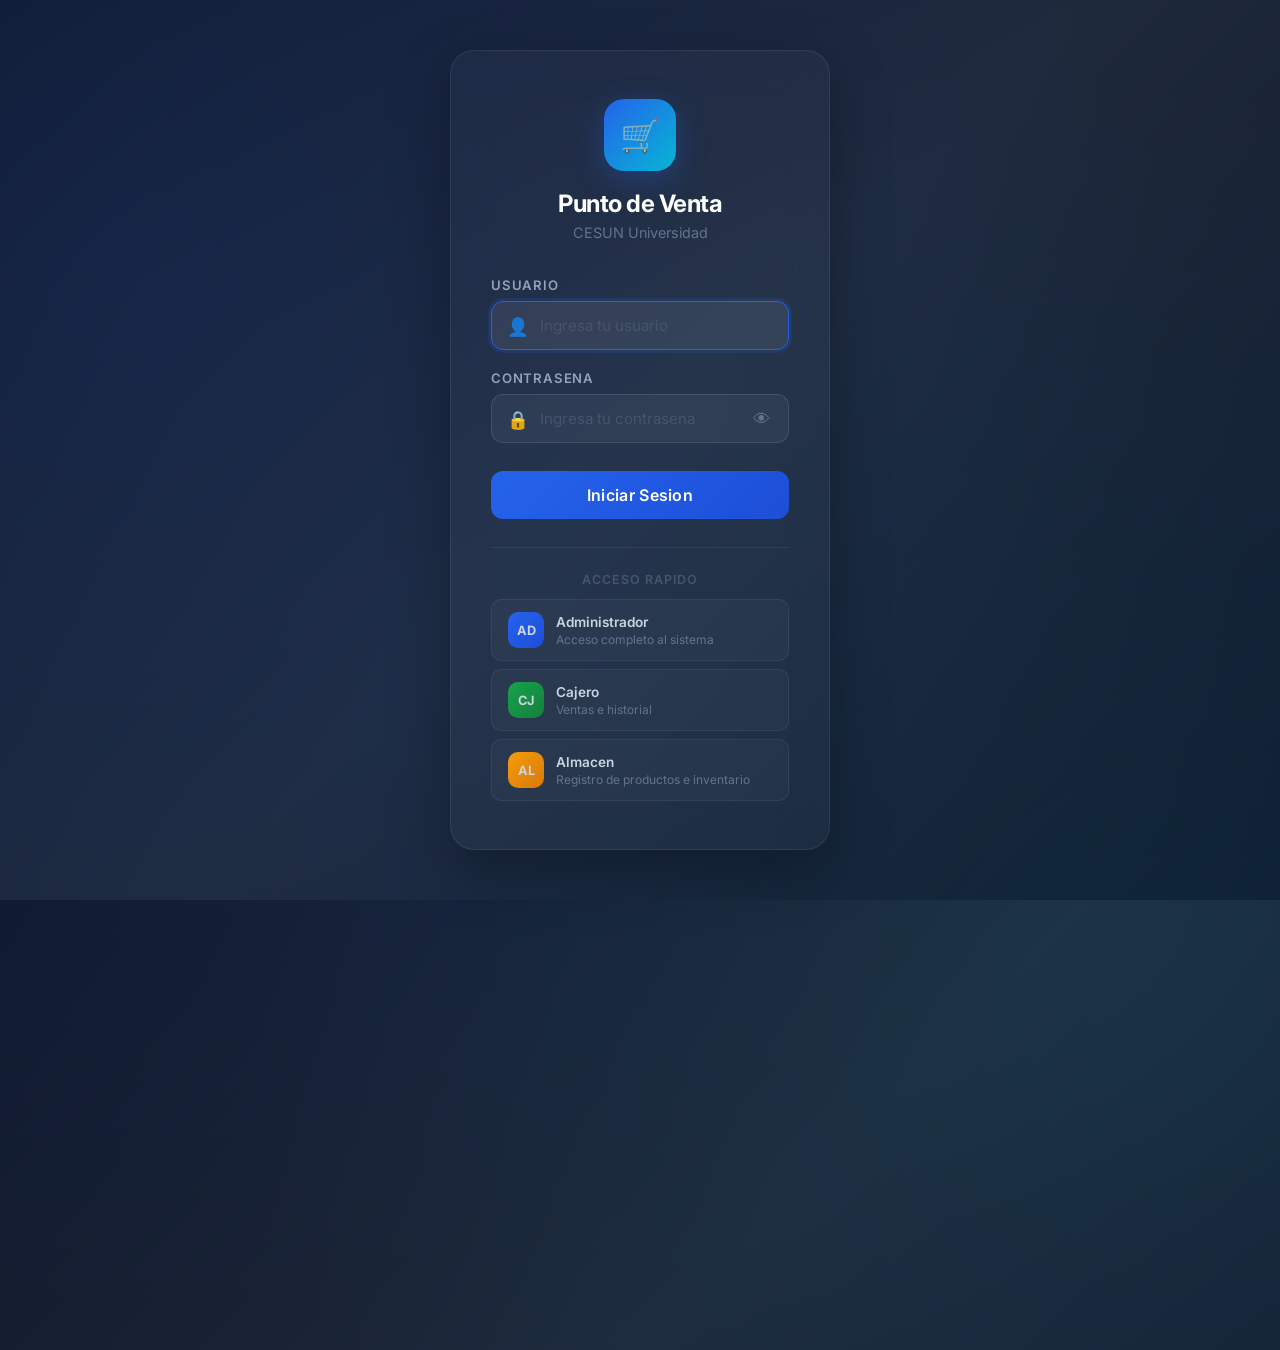
<file: index.html>
<!DOCTYPE html>
<html lang="es">
<head>
    <meta charset="UTF-8">
    <meta name="viewport" content="width=device-width, initial-scale=1.0">
    <title>Punto de Venta - CESUN</title>
    <link rel="stylesheet" href="css/styles.css">
    <link rel="icon" href="data:image/svg+xml,<svg xmlns='http://www.w3.org/2000/svg' viewBox='0 0 100 100'><text y='.9em' font-size='90'>🛒</text></svg>">
</head>
<body>
    <div id="app">
        <!-- Toast container -->
        <div id="toast-container" class="toast-container"></div>

        <!-- Header -->
        <header class="header">
            <h1>Punto de Venta CESUN</h1>
            <div class="header-info">
                <span id="fecha-hora"></span>
                <span id="usuario-actual">Cajero: Admin</span>
                <div class="header-actions">
                    <button id="btn-theme" class="btn-theme" title="Cambiar tema">&#9790;</button>
                    <button id="btn-logout" class="btn-logout" title="Cerrar sesion">Salir</button>
                </div>
            </div>
        </header>

        <!-- Navigation -->
        <nav class="nav-tabs">
            <button class="tab-btn active" data-tab="ventas">
                Ventas <span id="carrito-badge" class="carrito-badge" style="display:none;">0</span>
            </button>
            <button class="tab-btn" data-tab="productos">Productos</button>
            <button class="tab-btn" data-tab="historial">Historial</button>
            <button class="tab-btn" data-tab="reportes">Reportes</button>
        </nav>

        <!-- Tab: Ventas -->
        <section id="ventas" class="tab-content active">
            <div class="ventas-layout">
                <!-- Panel de busqueda y productos -->
                <div class="panel-productos">
                    <div class="busqueda">
                        <input type="text" id="buscar-producto" placeholder="Buscar producto por nombre o codigo..." autofocus>
                    </div>
                    <div class="categorias-filtro">
                        <button class="cat-btn active" data-cat="todos">Todos</button>
                        <button class="cat-btn" data-cat="bebidas">Bebidas</button>
                        <button class="cat-btn" data-cat="alimentos">Alimentos</button>
                        <button class="cat-btn" data-cat="snacks">Snacks</button>
                        <button class="cat-btn" data-cat="limpieza">Limpieza</button>
                        <button class="cat-btn" data-cat="otros">Otros</button>
                    </div>
                    <div id="grid-productos" class="grid-productos"></div>
                </div>

                <!-- Panel del carrito -->
                <div class="panel-carrito">
                    <h2>Ticket de Venta</h2>
                    <div id="lista-carrito" class="lista-carrito"></div>
                    <div class="carrito-totales">
                        <div class="total-linea">
                            <span>Subtotal:</span>
                            <span id="subtotal">$0.00</span>
                        </div>
                        <div class="total-linea">
                            <span>IVA (16%):</span>
                            <span id="iva">$0.00</span>
                        </div>
                        <div class="total-linea total-final">
                            <span>TOTAL:</span>
                            <span id="total">$0.00</span>
                        </div>
                        <div class="metodo-pago">
                            <label>Metodo de pago:</label>
                            <select id="metodo-pago">
                                <option value="efectivo">Efectivo</option>
                                <option value="tarjeta">Tarjeta</option>
                                <option value="transferencia">Transferencia</option>
                            </select>
                        </div>
                        <div id="pago-efectivo" class="pago-efectivo visible">
                            <label>Pago con:</label>
                            <input type="number" id="monto-pago" placeholder="0.00" min="0" step="0.01">
                            <div class="cambio-linea">
                                <span>Cambio:</span>
                                <span id="cambio">$0.00</span>
                            </div>
                        </div>
                        <div class="botones-carrito">
                            <button id="btn-cobrar" class="btn-cobrar" disabled>Cobrar</button>
                            <button id="btn-cancelar" class="btn-cancelar">Cancelar</button>
                        </div>
                    </div>
                </div>
            </div>
        </section>

        <!-- Tab: Productos -->
        <section id="productos" class="tab-content">
            <div class="productos-admin">
                <h2>Administrar Productos</h2>
                <form id="form-producto" class="form-producto">
                    <input type="hidden" id="prod-id">
                    <div class="form-row">
                        <div class="form-group">
                            <label>Codigo:</label>
                            <input type="text" id="prod-codigo" required placeholder="Ej: BEB005">
                        </div>
                        <div class="form-group">
                            <label>Nombre:</label>
                            <input type="text" id="prod-nombre" required placeholder="Nombre del producto">
                        </div>
                    </div>
                    <div class="form-row">
                        <div class="form-group">
                            <label>Precio:</label>
                            <input type="number" id="prod-precio" min="0.01" step="0.01" required placeholder="0.00">
                        </div>
                        <div class="form-group">
                            <label>Stock:</label>
                            <input type="number" id="prod-stock" min="0" required placeholder="0">
                        </div>
                    </div>
                    <div class="form-row">
                        <div class="form-group">
                            <label>Categoria:</label>
                            <select id="prod-categoria">
                                <option value="bebidas">Bebidas</option>
                                <option value="alimentos">Alimentos</option>
                                <option value="snacks">Snacks</option>
                                <option value="limpieza">Limpieza</option>
                                <option value="otros">Otros</option>
                            </select>
                        </div>
                        <div class="form-group form-buttons">
                            <button type="submit" class="btn-guardar">Guardar</button>
                            <button type="button" id="btn-limpiar" class="btn-limpiar">Limpiar</button>
                        </div>
                    </div>
                </form>
                <table class="tabla-productos">
                    <thead>
                        <tr>
                            <th>Codigo</th>
                            <th>Nombre</th>
                            <th>Precio</th>
                            <th>Stock</th>
                            <th>Categoria</th>
                            <th>Acciones</th>
                        </tr>
                    </thead>
                    <tbody id="tbody-productos"></tbody>
                </table>
            </div>
        </section>

        <!-- Tab: Historial -->
        <section id="historial" class="tab-content">
            <div class="historial-ventas">
                <h2>Historial de Ventas</h2>
                <div class="filtros-historial">
                    <input type="date" id="filtro-fecha">
                    <button id="btn-filtrar" class="btn-filtrar">Filtrar</button>
                    <button id="btn-ver-todas" class="btn-filtrar secondary">Ver Todas</button>
                </div>
                <table class="tabla-historial">
                    <thead>
                        <tr>
                            <th>Folio</th>
                            <th>Fecha</th>
                            <th>Productos</th>
                            <th>Total</th>
                            <th>Metodo</th>
                            <th>Acciones</th>
                        </tr>
                    </thead>
                    <tbody id="tbody-historial"></tbody>
                </table>
            </div>
        </section>

        <!-- Tab: Reportes -->
        <section id="reportes" class="tab-content">
            <div class="reportes-panel">
                <h2>Reportes</h2>
                <div class="reportes-cards">
                    <div class="reporte-card">
                        <h3>Ventas del Dia</h3>
                        <p class="reporte-valor" id="ventas-dia">$0.00</p>
                        <p class="reporte-sub" id="num-ventas-dia">0 ventas</p>
                    </div>
                    <div class="reporte-card">
                        <h3>Producto Mas Vendido</h3>
                        <p class="reporte-valor" id="prod-mas-vendido">-</p>
                        <p class="reporte-sub" id="cant-mas-vendido">0 unidades</p>
                    </div>
                    <div class="reporte-card">
                        <h3>Total Productos</h3>
                        <p class="reporte-valor" id="total-productos">0</p>
                        <p class="reporte-sub">en inventario</p>
                    </div>
                    <div class="reporte-card">
                        <h3>Productos Stock Bajo</h3>
                        <p class="reporte-valor" id="stock-bajo">0</p>
                        <p class="reporte-sub">menos de 5 unidades</p>
                    </div>
                </div>
                <div class="reporte-detalle">
                    <h3>Ventas por Metodo de Pago</h3>
                    <div id="chart-metodos" class="chart-barras"></div>
                </div>
            </div>
        </section>

        <!-- Modal Generico de Confirmacion -->
        <div id="modal-confirm" class="modal-overlay">
            <div class="modal-box">
                <div class="modal-header">
                    <div id="modal-confirm-icon" class="modal-icon success"></div>
                    <h3 id="modal-confirm-title"></h3>
                    <p id="modal-confirm-msg"></p>
                </div>
                <div class="modal-footer">
                    <button id="modal-btn-no" class="modal-btn modal-btn-cancel">Cancelar</button>
                    <button id="modal-btn-si" class="modal-btn modal-btn-confirm success">Confirmar</button>
                </div>
            </div>
        </div>

        <!-- Modal Ticket -->
        <div id="modal-ticket" class="modal-overlay">
            <div class="modal-box ticket-modal-box">
                <div class="modal-header">
                    <div class="modal-icon success">&#10003;</div>
                    <h3>Venta procesada</h3>
                    <p>El ticket se ha generado correctamente</p>
                </div>
                <div id="ticket-impresion" class="ticket-impresion"></div>
                <div class="modal-footer">
                    <button id="btn-cerrar-ticket" class="modal-btn modal-btn-cancel">Cerrar</button>
                    <button id="btn-imprimir" class="modal-btn modal-btn-confirm primary">Imprimir</button>
                </div>
            </div>
        </div>

        <!-- Modal Alerta -->
        <div id="modal-alert" class="modal-overlay">
            <div class="modal-box">
                <div class="modal-header">
                    <div id="modal-alert-icon" class="modal-icon warning"></div>
                    <h3 id="modal-alert-title"></h3>
                    <p id="modal-alert-msg"></p>
                </div>
                <div class="modal-footer">
                    <button id="modal-alert-ok" class="modal-btn modal-btn-confirm primary" style="flex:1;">Entendido</button>
                </div>
            </div>
        </div>
        <!-- Cobro exitoso -->
        <div id="cobro-exitoso" class="cobro-exitoso-overlay">
            <div class="cobro-exitoso-box">
                <div class="cobro-check"><span>&#10003;</span></div>
                <div class="cobro-titulo">Venta Exitosa</div>
                <div class="cobro-total" id="cobro-total"></div>
                <div class="cobro-cambio" id="cobro-cambio"></div>
                <div class="cobro-folio" id="cobro-folio"></div>
            </div>
        </div>
    </div>

    <script src="js/datos.js"></script>
    <script src="js/app.js"></script>
</body>
</html>
</file>
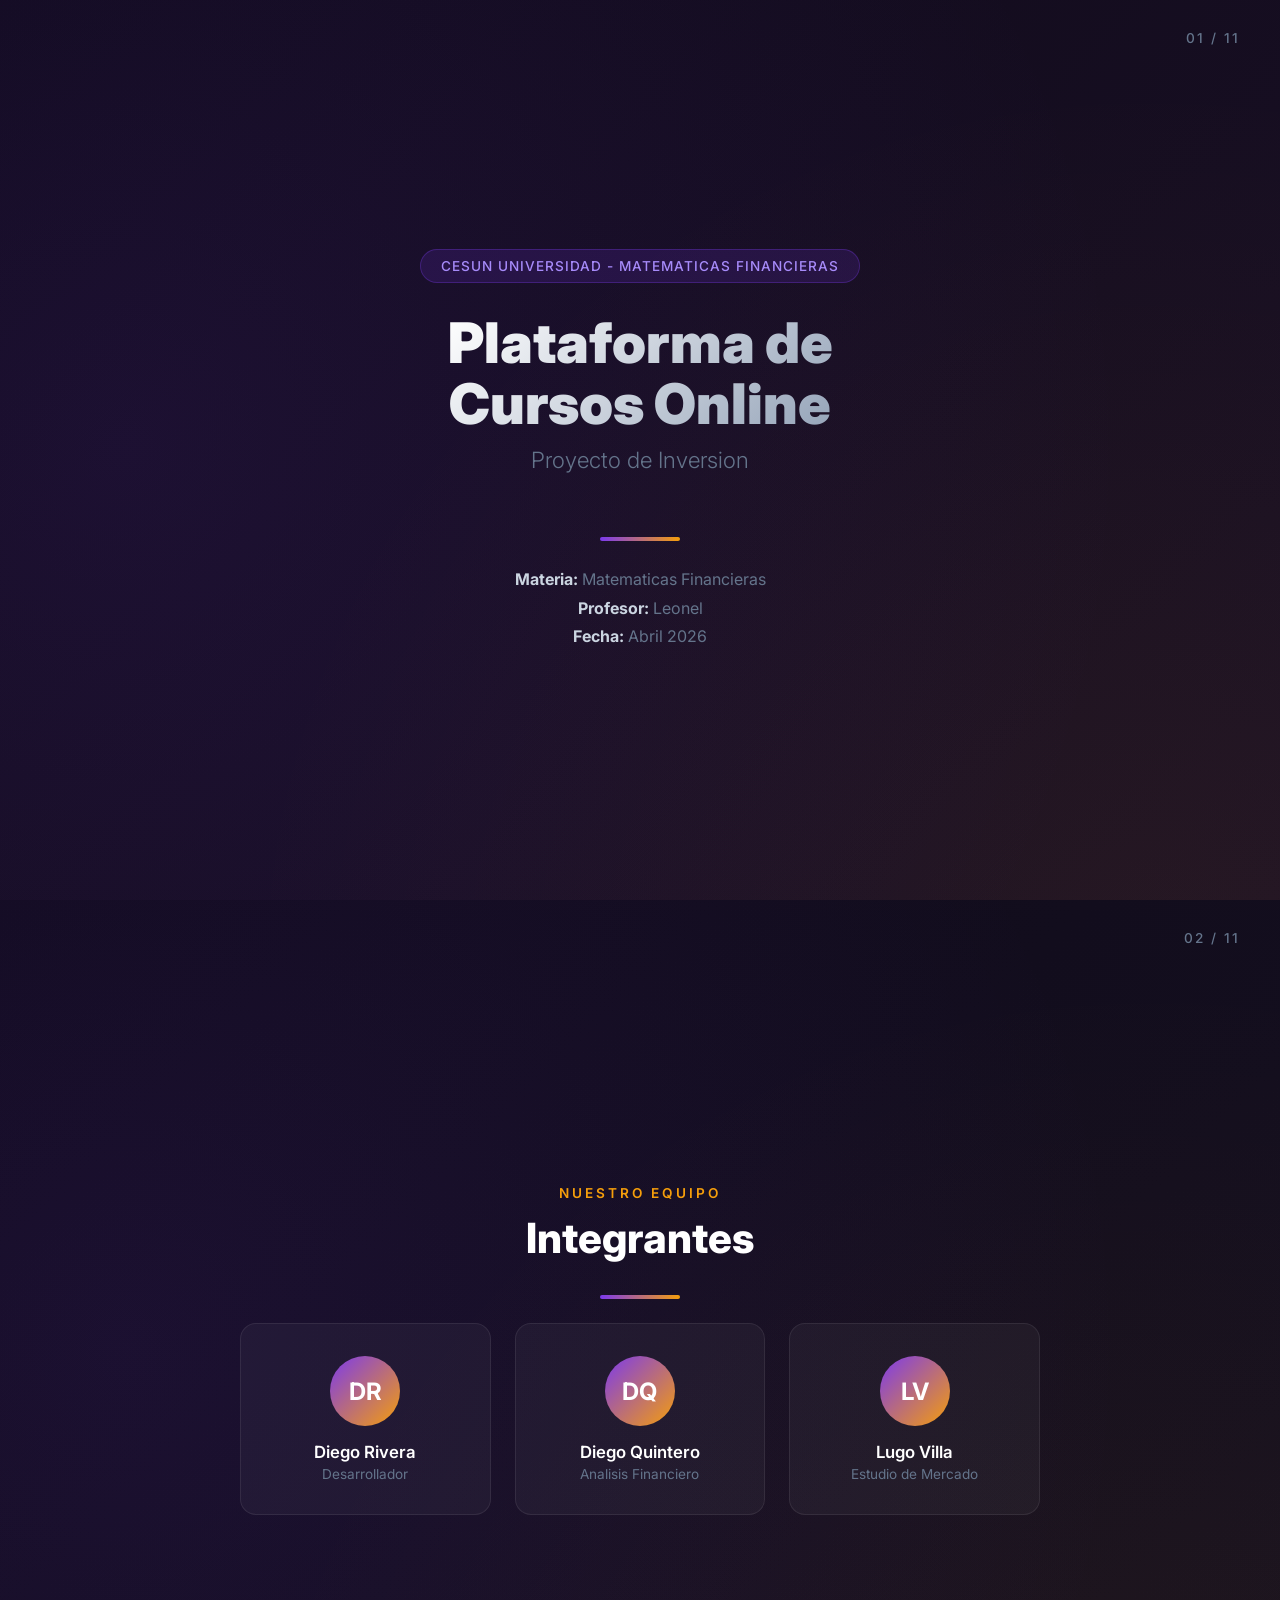
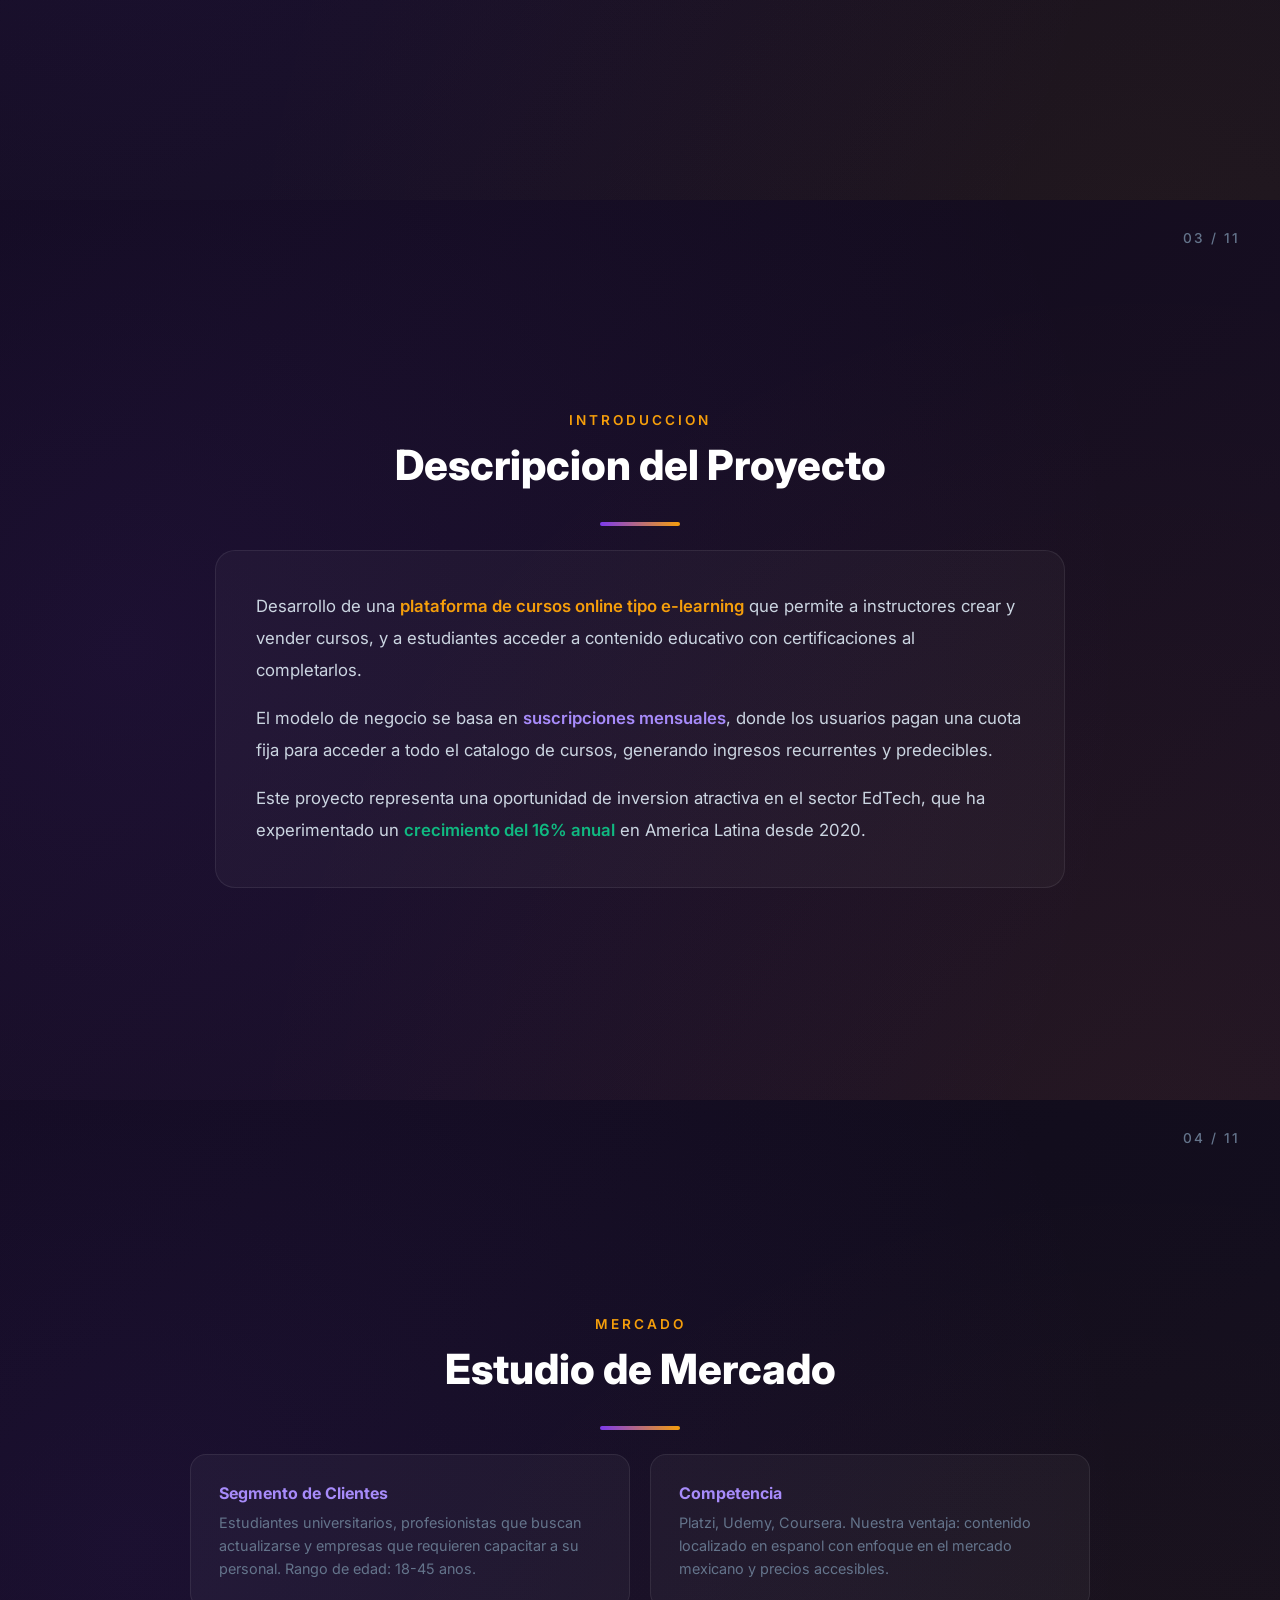
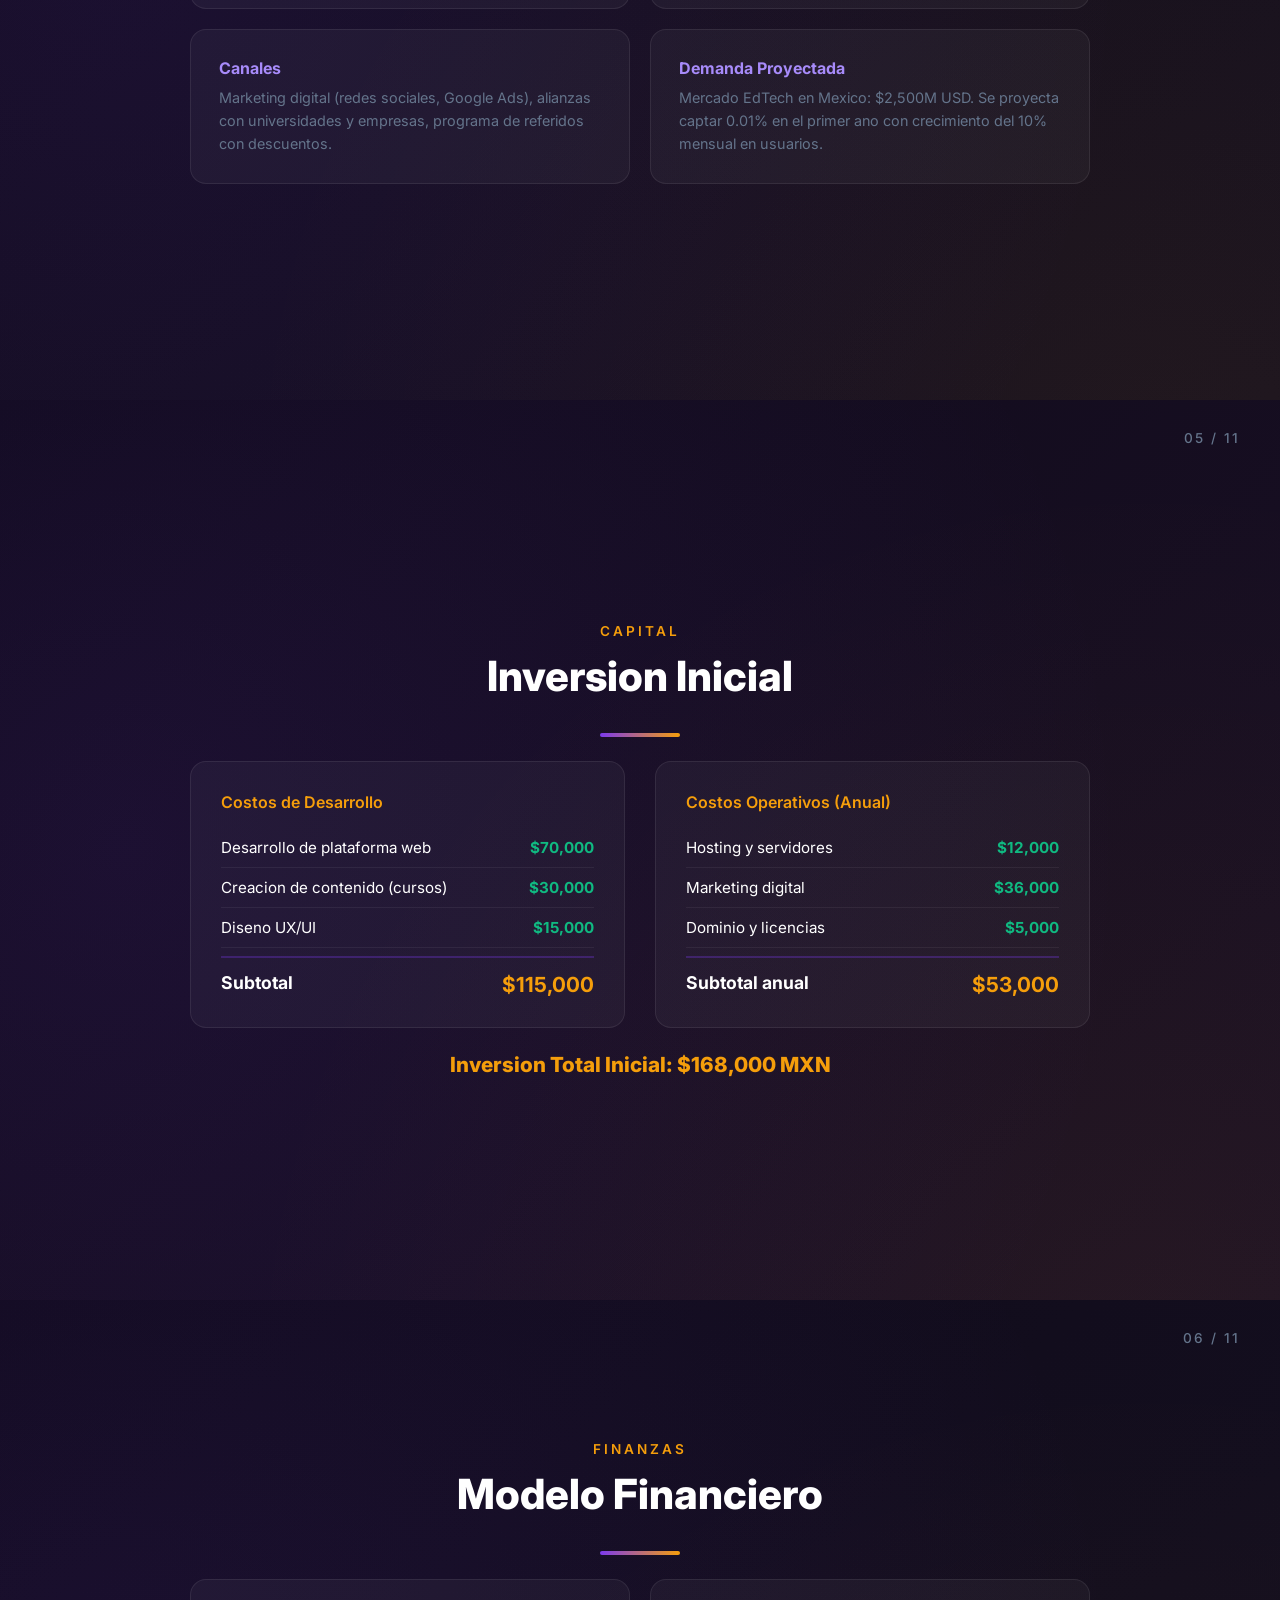
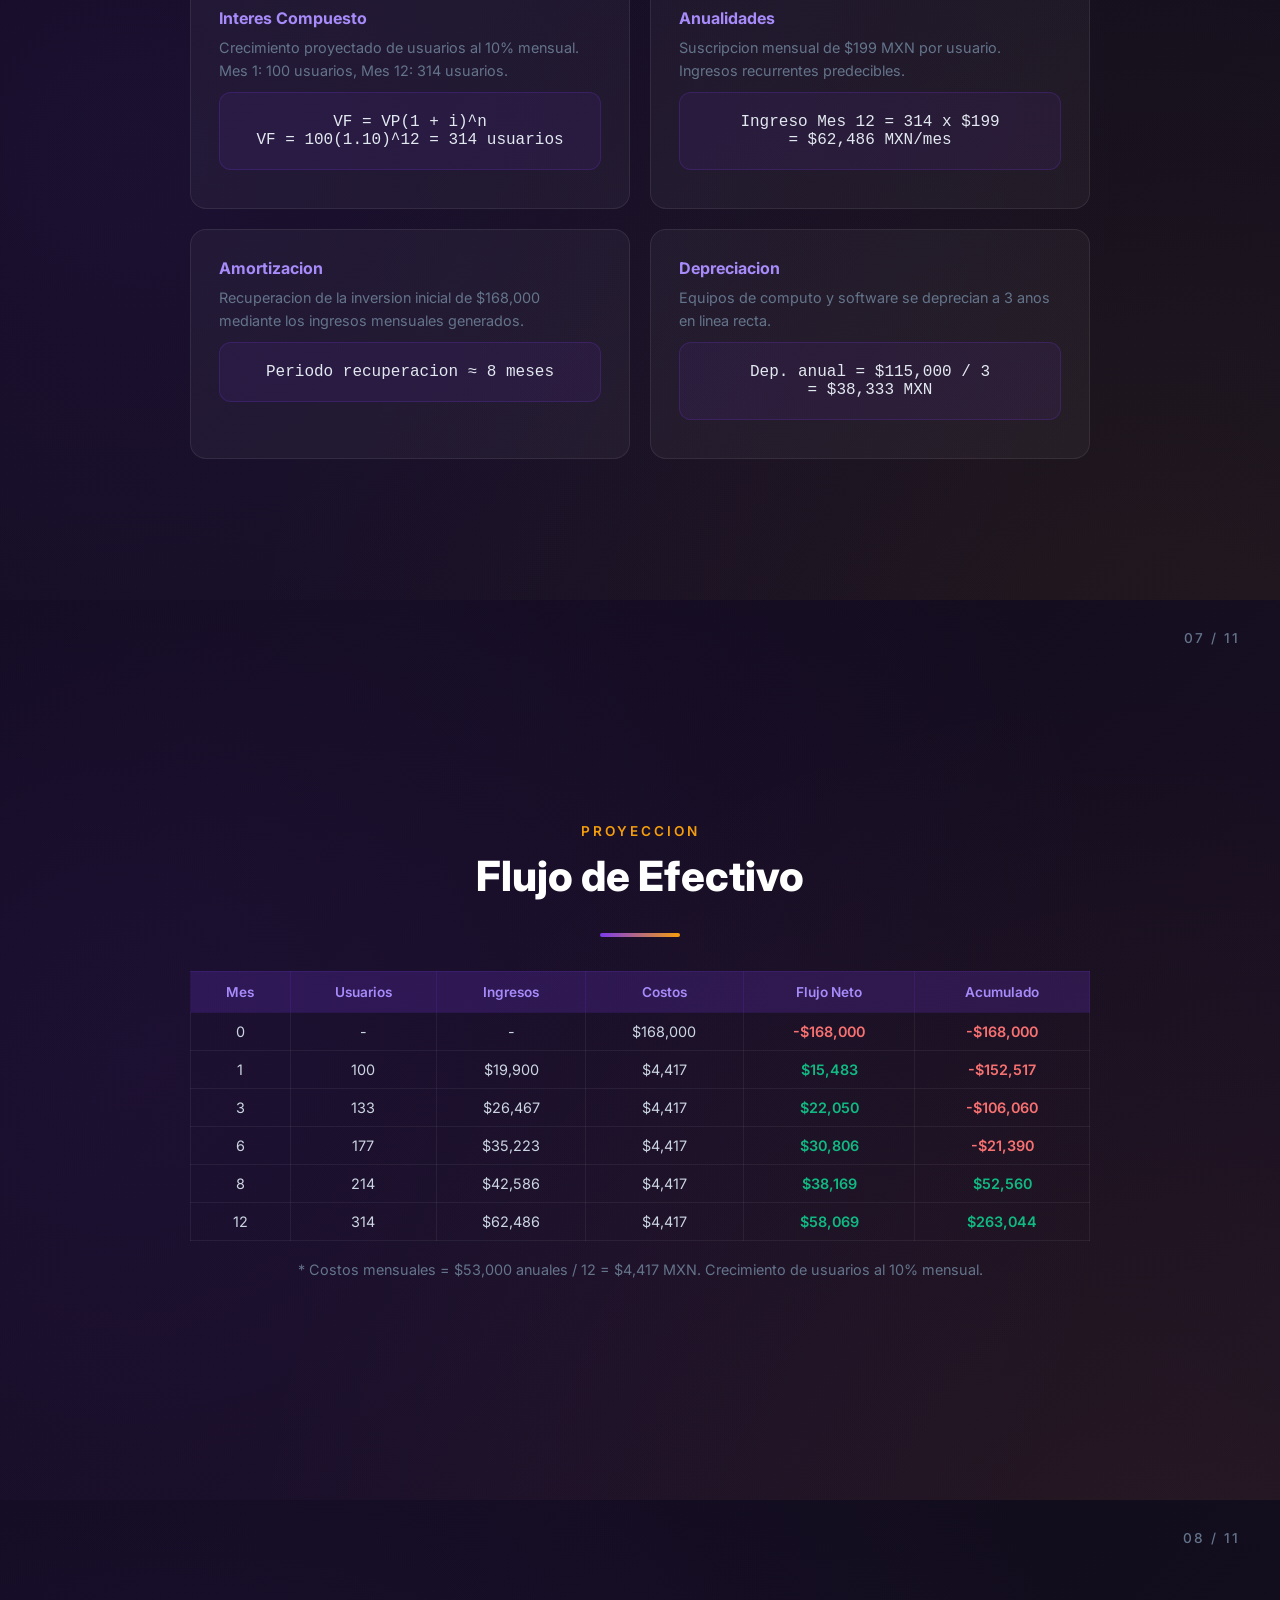
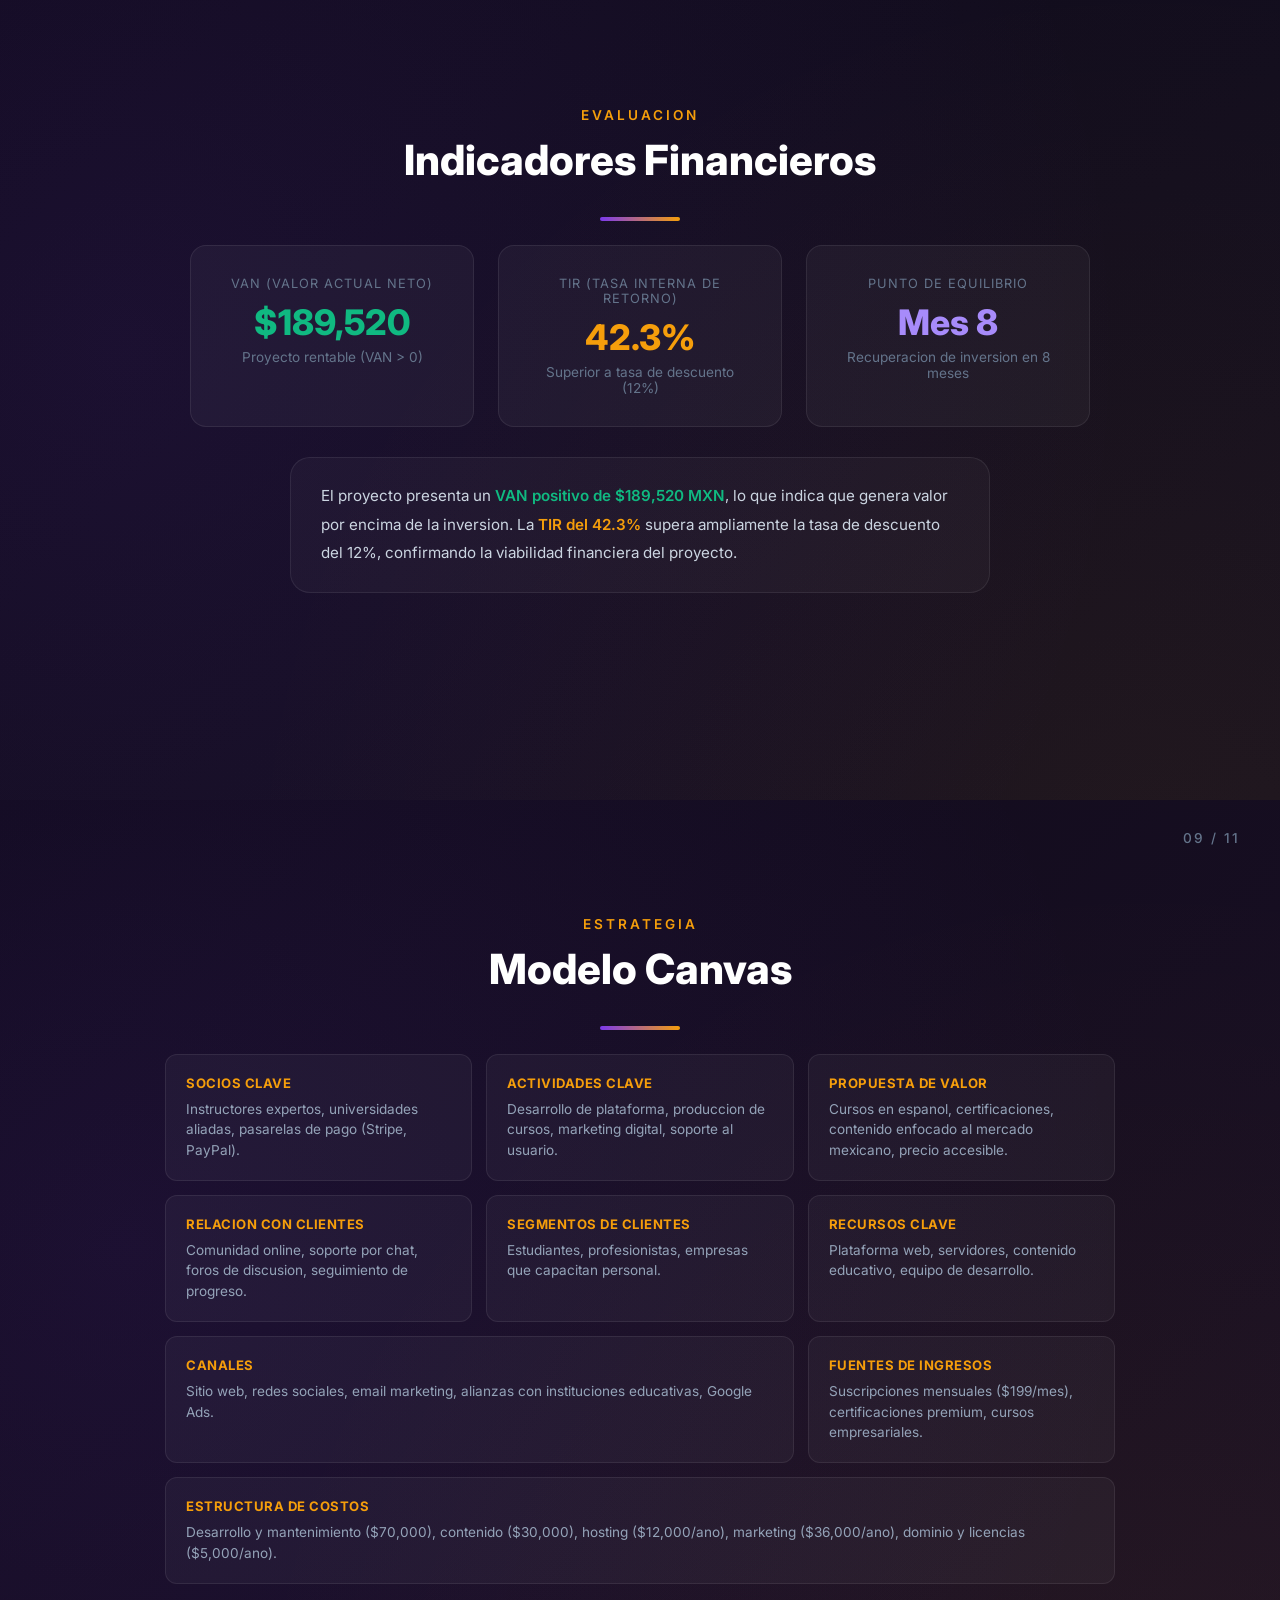
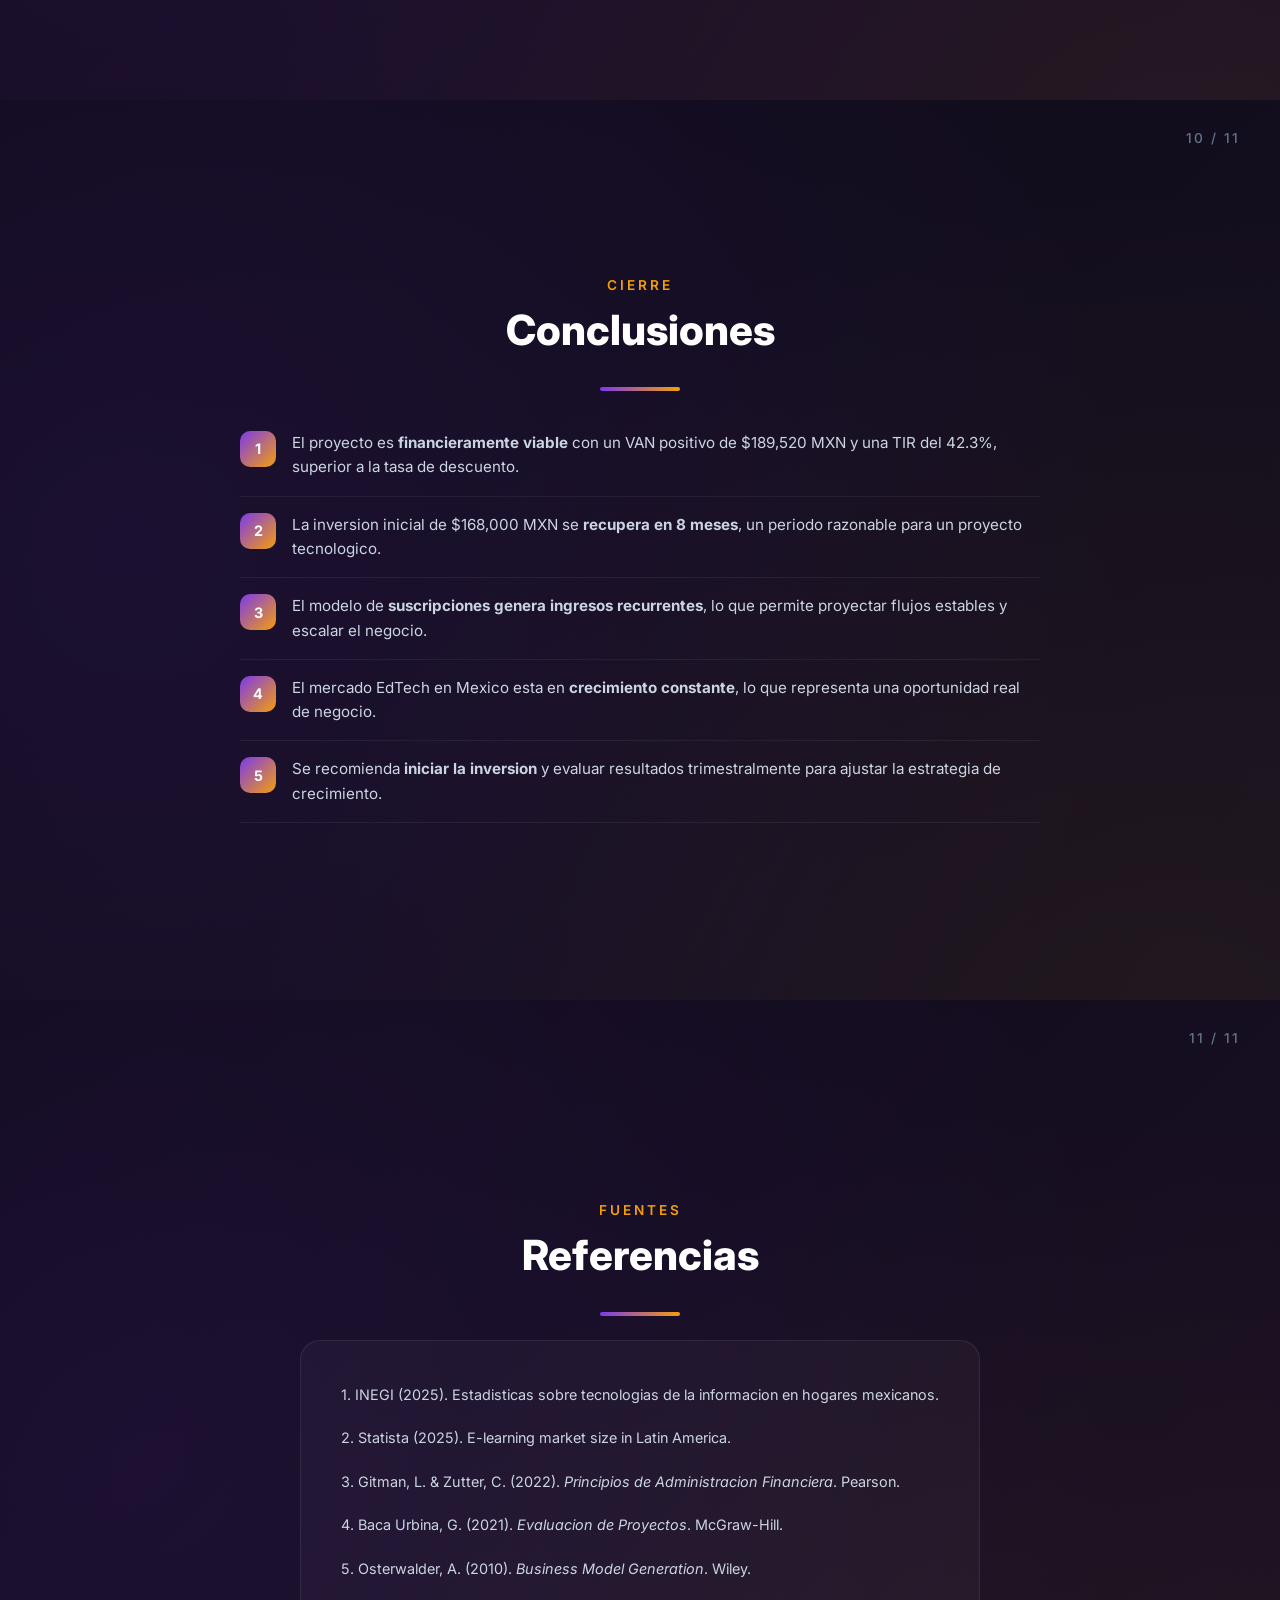
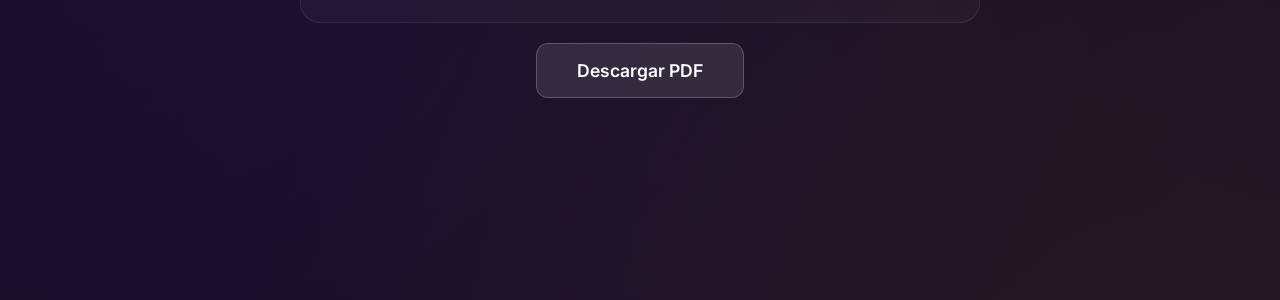
<file: cursos-online.html>
<!DOCTYPE html>
<html lang="es">
<head>
    <meta charset="UTF-8">
    <meta name="viewport" content="width=device-width, initial-scale=1.0">
    <title>Proyecto de Inversion - Plataforma de Cursos Online</title>
    <style>
        @import url('https://fonts.googleapis.com/css2?family=Inter:wght@300;400;500;600;700;800;900&display=swap');

        * { margin: 0; padding: 0; box-sizing: border-box; }

        :root {
            --primary: #7c3aed;
            --primary-light: #a78bfa;
            --dark: #0f0a1a;
            --gray: #64748b;
            --accent: #f59e0b;
            --green: #10b981;
        }

        body {
            font-family: 'Inter', sans-serif;
            background: var(--dark);
            color: white;
            overflow-x: hidden;
        }

        .slide {
            min-height: 100vh;
            display: flex;
            flex-direction: column;
            justify-content: center;
            align-items: center;
            padding: 60px 80px;
            position: relative;
            overflow: hidden;
        }

        .slide::before {
            content: '';
            position: absolute;
            top: -50%; left: -50%;
            width: 200%; height: 200%;
            background: radial-gradient(circle at 30% 50%, rgba(124,58,237,0.1) 0%, transparent 50%),
                        radial-gradient(circle at 70% 80%, rgba(245,158,11,0.06) 0%, transparent 40%);
            z-index: 0;
        }

        .slide > * { position: relative; z-index: 1; }

        .slide-number {
            position: absolute;
            top: 30px; right: 40px;
            font-size: 0.85rem;
            color: var(--gray);
            font-weight: 500;
            letter-spacing: 2px;
        }

        .divider {
            width: 80px; height: 4px;
            background: linear-gradient(90deg, var(--primary), var(--accent));
            border-radius: 2px;
            margin: 24px 0;
        }

        .badge {
            display: inline-block;
            padding: 8px 20px;
            background: rgba(124,58,237,0.15);
            border: 1px solid rgba(124,58,237,0.3);
            border-radius: 30px;
            font-size: 0.85rem;
            color: var(--primary-light);
            font-weight: 500;
            letter-spacing: 1px;
            margin-bottom: 30px;
        }

        .titulo-proyecto {
            font-size: 3.5rem;
            font-weight: 900;
            line-height: 1.1;
            margin-bottom: 10px;
            background: linear-gradient(135deg, #ffffff 0%, #94a3b8 100%);
            -webkit-background-clip: text;
            -webkit-text-fill-color: transparent;
            text-align: center;
        }

        .subtitulo-proyecto {
            font-size: 1.4rem;
            font-weight: 300;
            color: var(--gray);
            margin-bottom: 40px;
        }

        .info-universidad {
            font-size: 1rem;
            color: var(--gray);
            line-height: 1.8;
            text-align: center;
        }

        .info-universidad strong { color: #cbd5e1; }

        .section-label {
            font-size: 0.85rem;
            color: var(--accent);
            font-weight: 600;
            letter-spacing: 3px;
            text-transform: uppercase;
            margin-bottom: 12px;
        }

        .section-title {
            font-size: 2.6rem;
            font-weight: 800;
            margin-bottom: 8px;
        }

        .section-desc {
            font-size: 1.05rem;
            color: var(--gray);
            max-width: 650px;
            text-align: center;
            margin-bottom: 40px;
            line-height: 1.7;
        }

        /* Equipo */
        .equipo-grid {
            display: grid;
            grid-template-columns: repeat(3, 1fr);
            gap: 24px;
            width: 100%;
            max-width: 800px;
        }

        .miembro-card {
            background: rgba(255,255,255,0.04);
            border: 1px solid rgba(255,255,255,0.08);
            border-radius: 16px;
            padding: 32px 24px;
            text-align: center;
            transition: all 0.3s;
        }

        .miembro-card:hover {
            background: rgba(124,58,237,0.08);
            border-color: rgba(124,58,237,0.3);
            transform: translateY(-4px);
        }

        .miembro-avatar {
            width: 70px; height: 70px;
            border-radius: 50%;
            background: linear-gradient(135deg, var(--primary), var(--accent));
            display: flex; align-items: center; justify-content: center;
            font-size: 1.5rem; font-weight: 700;
            margin: 0 auto 16px;
        }

        .miembro-nombre { font-size: 1.05rem; font-weight: 600; margin-bottom: 4px; }
        .miembro-rol { font-size: 0.85rem; color: var(--gray); }

        /* Descripcion */
        .desc-box {
            max-width: 850px;
            background: rgba(255,255,255,0.03);
            border: 1px solid rgba(255,255,255,0.08);
            border-radius: 20px;
            padding: 40px;
        }

        .desc-box p {
            font-size: 1.05rem;
            color: #cbd5e1;
            line-height: 1.9;
            margin-bottom: 16px;
        }

        .desc-box p:last-child { margin-bottom: 0; }

        .highlight { color: var(--accent); font-weight: 600; }
        .highlight-green { color: var(--green); font-weight: 600; }
        .highlight-purple { color: var(--primary-light); font-weight: 600; }

        /* Inversion */
        .inversion-grid {
            display: grid;
            grid-template-columns: 1fr 1fr;
            gap: 30px;
            width: 100%;
            max-width: 900px;
        }

        .inversion-card {
            background: rgba(255,255,255,0.04);
            border: 1px solid rgba(255,255,255,0.08);
            border-radius: 16px;
            padding: 30px;
        }

        .inversion-card h3 {
            font-size: 1rem;
            color: var(--accent);
            margin-bottom: 16px;
            font-weight: 600;
        }

        .inversion-item {
            display: flex;
            justify-content: space-between;
            padding: 10px 0;
            border-bottom: 1px solid rgba(255,255,255,0.06);
            font-size: 0.95rem;
        }

        .inversion-item:last-child { border-bottom: none; }
        .inversion-item span:last-child { font-weight: 700; color: var(--green); }

        .inversion-total {
            display: flex;
            justify-content: space-between;
            padding: 14px 0 0;
            margin-top: 8px;
            border-top: 2px solid rgba(124,58,237,0.3);
            font-size: 1.1rem;
            font-weight: 700;
        }

        .inversion-total span:last-child { color: var(--accent); font-size: 1.3rem; }

        /* Modelo financiero */
        .modelo-grid {
            display: grid;
            grid-template-columns: repeat(2, 1fr);
            gap: 20px;
            width: 100%;
            max-width: 900px;
        }

        .modelo-card {
            background: rgba(255,255,255,0.04);
            border: 1px solid rgba(255,255,255,0.08);
            border-radius: 16px;
            padding: 28px;
            transition: all 0.3s;
        }

        .modelo-card:hover {
            background: rgba(124,58,237,0.06);
            border-color: rgba(124,58,237,0.2);
        }

        .modelo-card h4 {
            font-size: 1rem;
            font-weight: 700;
            margin-bottom: 8px;
            color: var(--primary-light);
        }

        .modelo-card p {
            font-size: 0.9rem;
            color: var(--gray);
            line-height: 1.6;
        }

        /* Flujo y formulas */
        .formula-box {
            background: rgba(124,58,237,0.08);
            border: 1px solid rgba(124,58,237,0.2);
            border-radius: 12px;
            padding: 20px 28px;
            font-family: 'Courier New', monospace;
            font-size: 1rem;
            color: #e2e8f0;
            margin: 10px 0;
            text-align: center;
        }

        .flujo-tabla {
            width: 100%;
            max-width: 900px;
            border-collapse: collapse;
            margin-top: 10px;
        }

        .flujo-tabla th {
            background: rgba(124,58,237,0.2);
            padding: 12px 16px;
            text-align: center;
            font-size: 0.85rem;
            font-weight: 600;
            color: var(--primary-light);
            border: 1px solid rgba(124,58,237,0.15);
        }

        .flujo-tabla td {
            padding: 10px 16px;
            text-align: center;
            font-size: 0.9rem;
            border: 1px solid rgba(255,255,255,0.06);
            color: #cbd5e1;
        }

        .flujo-tabla tr:hover td { background: rgba(255,255,255,0.03); }
        .positivo { color: var(--green) !important; font-weight: 600; }
        .negativo { color: #f87171 !important; font-weight: 600; }

        /* Evaluacion */
        .eval-cards {
            display: grid;
            grid-template-columns: repeat(3, 1fr);
            gap: 24px;
            width: 100%;
            max-width: 900px;
        }

        .eval-card {
            background: rgba(255,255,255,0.04);
            border: 1px solid rgba(255,255,255,0.08);
            border-radius: 16px;
            padding: 30px;
            text-align: center;
        }

        .eval-card .eval-label {
            font-size: 0.8rem;
            color: var(--gray);
            text-transform: uppercase;
            letter-spacing: 1px;
            margin-bottom: 10px;
        }

        .eval-card .eval-valor {
            font-size: 2.2rem;
            font-weight: 800;
            margin-bottom: 6px;
        }

        .eval-card .eval-desc {
            font-size: 0.85rem;
            color: var(--gray);
        }

        /* Canvas */
        .canvas-grid {
            display: grid;
            grid-template-columns: repeat(3, 1fr);
            gap: 14px;
            width: 100%;
            max-width: 950px;
        }

        .canvas-item {
            background: rgba(255,255,255,0.04);
            border: 1px solid rgba(255,255,255,0.08);
            border-radius: 12px;
            padding: 20px;
        }

        .canvas-item h4 {
            font-size: 0.82rem;
            color: var(--accent);
            text-transform: uppercase;
            letter-spacing: 0.5px;
            margin-bottom: 8px;
            font-weight: 700;
        }

        .canvas-item p {
            font-size: 0.85rem;
            color: #94a3b8;
            line-height: 1.5;
        }

        .canvas-item.wide { grid-column: span 2; }
        .canvas-item.full { grid-column: span 3; }

        /* Conclusiones */
        .concl-lista {
            max-width: 800px;
            width: 100%;
        }

        .concl-item {
            display: flex;
            align-items: flex-start;
            gap: 16px;
            padding: 16px 0;
            border-bottom: 1px solid rgba(255,255,255,0.06);
        }

        .concl-num {
            flex-shrink: 0;
            width: 36px; height: 36px;
            border-radius: 10px;
            background: linear-gradient(135deg, var(--primary), var(--accent));
            display: flex; align-items: center; justify-content: center;
            font-weight: 700; font-size: 0.9rem;
        }

        .concl-text { font-size: 0.95rem; color: #cbd5e1; line-height: 1.6; }

        /* Botones */
        .btn-demo {
            display: inline-block;
            padding: 16px 40px;
            background: linear-gradient(135deg, var(--primary), var(--accent));
            color: white;
            text-decoration: none;
            border-radius: 12px;
            font-size: 1.1rem;
            font-weight: 600;
            margin-top: 20px;
            transition: all 0.3s;
            border: none;
            cursor: pointer;
            font-family: inherit;
        }

        .btn-demo:hover {
            transform: translateY(-2px);
            box-shadow: 0 8px 30px rgba(124,58,237,0.3);
        }

        /* Responsive */
        @media (max-width: 768px) {
            .slide { padding: 40px 24px; }
            .titulo-proyecto { font-size: 2.2rem; }
            .section-title { font-size: 2rem; }
            .inversion-grid, .modelo-grid, .eval-cards, .canvas-grid, .equipo-grid { grid-template-columns: 1fr; }
            .canvas-item.wide, .canvas-item.full { grid-column: span 1; }
        }

        /* Print */
        @page { size: landscape; margin: 0; }
        @media print {
            body { background: #0f0a1a !important; -webkit-print-color-adjust: exact; print-color-adjust: exact; }
            .slide { min-height: 100vh; page-break-after: always; page-break-inside: avoid; }
            .slide:last-child { page-break-after: avoid; }
            .slide::before { display: none; }
            .btn-demo { display: none !important; }
            .slide-number { display: none; }
            .titulo-proyecto { background: none !important; -webkit-text-fill-color: white !important; }
            .miembro-avatar, .concl-num { background: #7c3aed !important; }
        }
    </style>
</head>
<body>

    <!-- 1: Portada -->
    <section class="slide" style="background:linear-gradient(135deg,#0f0a1a,#1a1025);">
        <span class="slide-number">01 / 11</span>
        <div class="badge">CESUN UNIVERSIDAD - MATEMATICAS FINANCIERAS</div>
        <h1 class="titulo-proyecto">Plataforma de<br>Cursos Online</h1>
        <p class="subtitulo-proyecto">Proyecto de Inversion</p>
        <div class="divider"></div>
        <div class="info-universidad">
            <strong>Materia:</strong> Matematicas Financieras<br>
            <strong>Profesor:</strong> Leonel<br>
            <strong>Fecha:</strong> Abril 2026
        </div>
    </section>

    <!-- 2: Equipo -->
    <section class="slide" style="background:linear-gradient(135deg,#0f0a1a,#151020);">
        <span class="slide-number">02 / 11</span>
        <p class="section-label">Nuestro Equipo</p>
        <h2 class="section-title">Integrantes</h2>
        <div class="divider"></div>
        <div class="equipo-grid">
            <div class="miembro-card">
                <div class="miembro-avatar">DR</div>
                <div class="miembro-nombre">Diego Rivera</div>
                <div class="miembro-rol">Desarrollador</div>
            </div>
            <div class="miembro-card">
                <div class="miembro-avatar">DQ</div>
                <div class="miembro-nombre">Diego Quintero</div>
                <div class="miembro-rol">Analisis Financiero</div>
            </div>
            <div class="miembro-card">
                <div class="miembro-avatar">LV</div>
                <div class="miembro-nombre">Lugo Villa</div>
                <div class="miembro-rol">Estudio de Mercado</div>
            </div>
        </div>
    </section>

    <!-- 3: Introduccion y Descripcion -->
    <section class="slide" style="background:linear-gradient(135deg,#0f0a1a,#1a1025);">
        <span class="slide-number">03 / 11</span>
        <p class="section-label">Introduccion</p>
        <h2 class="section-title">Descripcion del Proyecto</h2>
        <div class="divider"></div>
        <div class="desc-box">
            <p>Desarrollo de una <span class="highlight">plataforma de cursos online tipo e-learning</span> que permite a instructores crear y vender cursos, y a estudiantes acceder a contenido educativo con certificaciones al completarlos.</p>
            <p>El modelo de negocio se basa en <span class="highlight-purple">suscripciones mensuales</span>, donde los usuarios pagan una cuota fija para acceder a todo el catalogo de cursos, generando ingresos recurrentes y predecibles.</p>
            <p>Este proyecto representa una oportunidad de inversion atractiva en el sector EdTech, que ha experimentado un <span class="highlight-green">crecimiento del 16% anual</span> en America Latina desde 2020.</p>
        </div>
    </section>

    <!-- 4: Estudio de Mercado -->
    <section class="slide" style="background:linear-gradient(135deg,#0f0a1a,#151020);">
        <span class="slide-number">04 / 11</span>
        <p class="section-label">Mercado</p>
        <h2 class="section-title">Estudio de Mercado</h2>
        <div class="divider"></div>
        <div class="modelo-grid">
            <div class="modelo-card">
                <h4>Segmento de Clientes</h4>
                <p>Estudiantes universitarios, profesionistas que buscan actualizarse y empresas que requieren capacitar a su personal. Rango de edad: 18-45 anos.</p>
            </div>
            <div class="modelo-card">
                <h4>Competencia</h4>
                <p>Platzi, Udemy, Coursera. Nuestra ventaja: contenido localizado en espanol con enfoque en el mercado mexicano y precios accesibles.</p>
            </div>
            <div class="modelo-card">
                <h4>Canales</h4>
                <p>Marketing digital (redes sociales, Google Ads), alianzas con universidades y empresas, programa de referidos con descuentos.</p>
            </div>
            <div class="modelo-card">
                <h4>Demanda Proyectada</h4>
                <p>Mercado EdTech en Mexico: $2,500M USD. Se proyecta captar 0.01% en el primer ano con crecimiento del 10% mensual en usuarios.</p>
            </div>
        </div>
    </section>

    <!-- 5: Inversion Inicial -->
    <section class="slide" style="background:linear-gradient(135deg,#0f0a1a,#1a1025);">
        <span class="slide-number">05 / 11</span>
        <p class="section-label">Capital</p>
        <h2 class="section-title">Inversion Inicial</h2>
        <div class="divider"></div>
        <div class="inversion-grid">
            <div class="inversion-card">
                <h3>Costos de Desarrollo</h3>
                <div class="inversion-item"><span>Desarrollo de plataforma web</span><span>$70,000</span></div>
                <div class="inversion-item"><span>Creacion de contenido (cursos)</span><span>$30,000</span></div>
                <div class="inversion-item"><span>Diseno UX/UI</span><span>$15,000</span></div>
                <div class="inversion-total"><span>Subtotal</span><span>$115,000</span></div>
            </div>
            <div class="inversion-card">
                <h3>Costos Operativos (Anual)</h3>
                <div class="inversion-item"><span>Hosting y servidores</span><span>$12,000</span></div>
                <div class="inversion-item"><span>Marketing digital</span><span>$36,000</span></div>
                <div class="inversion-item"><span>Dominio y licencias</span><span>$5,000</span></div>
                <div class="inversion-total"><span>Subtotal anual</span><span>$53,000</span></div>
            </div>
        </div>
        <p style="margin-top:24px;font-size:1.3rem;font-weight:800;color:var(--accent);">Inversion Total Inicial: $168,000 MXN</p>
    </section>

    <!-- 6: Modelo Financiero -->
    <section class="slide" style="background:linear-gradient(135deg,#0f0a1a,#151020);">
        <span class="slide-number">06 / 11</span>
        <p class="section-label">Finanzas</p>
        <h2 class="section-title">Modelo Financiero</h2>
        <div class="divider"></div>
        <div class="modelo-grid">
            <div class="modelo-card">
                <h4>Interes Compuesto</h4>
                <p>Crecimiento proyectado de usuarios al 10% mensual. Mes 1: 100 usuarios, Mes 12: 314 usuarios.</p>
                <div class="formula-box">VF = VP(1 + i)^n<br>VF = 100(1.10)^12 = 314 usuarios</div>
            </div>
            <div class="modelo-card">
                <h4>Anualidades</h4>
                <p>Suscripcion mensual de $199 MXN por usuario. Ingresos recurrentes predecibles.</p>
                <div class="formula-box">Ingreso Mes 12 = 314 x $199<br>= $62,486 MXN/mes</div>
            </div>
            <div class="modelo-card">
                <h4>Amortizacion</h4>
                <p>Recuperacion de la inversion inicial de $168,000 mediante los ingresos mensuales generados.</p>
                <div class="formula-box">Periodo recuperacion ≈ 8 meses</div>
            </div>
            <div class="modelo-card">
                <h4>Depreciacion</h4>
                <p>Equipos de computo y software se deprecian a 3 anos en linea recta.</p>
                <div class="formula-box">Dep. anual = $115,000 / 3<br>= $38,333 MXN</div>
            </div>
        </div>
    </section>

    <!-- 7: Flujo de Efectivo -->
    <section class="slide" style="background:linear-gradient(135deg,#0f0a1a,#1a1025);">
        <span class="slide-number">07 / 11</span>
        <p class="section-label">Proyeccion</p>
        <h2 class="section-title">Flujo de Efectivo</h2>
        <div class="divider"></div>
        <table class="flujo-tabla">
            <thead>
                <tr>
                    <th>Mes</th>
                    <th>Usuarios</th>
                    <th>Ingresos</th>
                    <th>Costos</th>
                    <th>Flujo Neto</th>
                    <th>Acumulado</th>
                </tr>
            </thead>
            <tbody>
                <tr><td>0</td><td>-</td><td>-</td><td>$168,000</td><td class="negativo">-$168,000</td><td class="negativo">-$168,000</td></tr>
                <tr><td>1</td><td>100</td><td>$19,900</td><td>$4,417</td><td class="positivo">$15,483</td><td class="negativo">-$152,517</td></tr>
                <tr><td>3</td><td>133</td><td>$26,467</td><td>$4,417</td><td class="positivo">$22,050</td><td class="negativo">-$106,060</td></tr>
                <tr><td>6</td><td>177</td><td>$35,223</td><td>$4,417</td><td class="positivo">$30,806</td><td class="negativo">-$21,390</td></tr>
                <tr><td>8</td><td>214</td><td>$42,586</td><td>$4,417</td><td class="positivo">$38,169</td><td class="positivo">$52,560</td></tr>
                <tr><td>12</td><td>314</td><td>$62,486</td><td>$4,417</td><td class="positivo">$58,069</td><td class="positivo">$263,044</td></tr>
            </tbody>
        </table>
        <p style="margin-top:20px;color:var(--gray);font-size:0.9rem;">* Costos mensuales = $53,000 anuales / 12 = $4,417 MXN. Crecimiento de usuarios al 10% mensual.</p>
    </section>

    <!-- 8: Evaluacion Financiera -->
    <section class="slide" style="background:linear-gradient(135deg,#0f0a1a,#151020);">
        <span class="slide-number">08 / 11</span>
        <p class="section-label">Evaluacion</p>
        <h2 class="section-title">Indicadores Financieros</h2>
        <div class="divider"></div>
        <div class="eval-cards">
            <div class="eval-card">
                <div class="eval-label">VAN (Valor Actual Neto)</div>
                <div class="eval-valor" style="color:var(--green);">$189,520</div>
                <div class="eval-desc">Proyecto rentable (VAN > 0)</div>
            </div>
            <div class="eval-card">
                <div class="eval-label">TIR (Tasa Interna de Retorno)</div>
                <div class="eval-valor" style="color:var(--accent);">42.3%</div>
                <div class="eval-desc">Superior a tasa de descuento (12%)</div>
            </div>
            <div class="eval-card">
                <div class="eval-label">Punto de Equilibrio</div>
                <div class="eval-valor" style="color:var(--primary-light);">Mes 8</div>
                <div class="eval-desc">Recuperacion de inversion en 8 meses</div>
            </div>
        </div>
        <div class="desc-box" style="margin-top:30px;max-width:700px;padding:24px 30px;">
            <p style="margin:0;font-size:0.95rem;">El proyecto presenta un <span class="highlight-green">VAN positivo de $189,520 MXN</span>, lo que indica que genera valor por encima de la inversion. La <span class="highlight">TIR del 42.3%</span> supera ampliamente la tasa de descuento del 12%, confirmando la viabilidad financiera del proyecto.</p>
        </div>
    </section>

    <!-- 9: Modelo Canvas -->
    <section class="slide" style="background:linear-gradient(135deg,#0f0a1a,#1a1025);">
        <span class="slide-number">09 / 11</span>
        <p class="section-label">Estrategia</p>
        <h2 class="section-title">Modelo Canvas</h2>
        <div class="divider"></div>
        <div class="canvas-grid">
            <div class="canvas-item">
                <h4>Socios Clave</h4>
                <p>Instructores expertos, universidades aliadas, pasarelas de pago (Stripe, PayPal).</p>
            </div>
            <div class="canvas-item">
                <h4>Actividades Clave</h4>
                <p>Desarrollo de plataforma, produccion de cursos, marketing digital, soporte al usuario.</p>
            </div>
            <div class="canvas-item">
                <h4>Propuesta de Valor</h4>
                <p>Cursos en espanol, certificaciones, contenido enfocado al mercado mexicano, precio accesible.</p>
            </div>
            <div class="canvas-item">
                <h4>Relacion con Clientes</h4>
                <p>Comunidad online, soporte por chat, foros de discusion, seguimiento de progreso.</p>
            </div>
            <div class="canvas-item">
                <h4>Segmentos de Clientes</h4>
                <p>Estudiantes, profesionistas, empresas que capacitan personal.</p>
            </div>
            <div class="canvas-item">
                <h4>Recursos Clave</h4>
                <p>Plataforma web, servidores, contenido educativo, equipo de desarrollo.</p>
            </div>
            <div class="canvas-item wide">
                <h4>Canales</h4>
                <p>Sitio web, redes sociales, email marketing, alianzas con instituciones educativas, Google Ads.</p>
            </div>
            <div class="canvas-item">
                <h4>Fuentes de Ingresos</h4>
                <p>Suscripciones mensuales ($199/mes), certificaciones premium, cursos empresariales.</p>
            </div>
            <div class="canvas-item full">
                <h4>Estructura de Costos</h4>
                <p>Desarrollo y mantenimiento ($70,000), contenido ($30,000), hosting ($12,000/ano), marketing ($36,000/ano), dominio y licencias ($5,000/ano).</p>
            </div>
        </div>
    </section>

    <!-- 10: Conclusiones -->
    <section class="slide" style="background:linear-gradient(135deg,#0f0a1a,#151020);">
        <span class="slide-number">10 / 11</span>
        <p class="section-label">Cierre</p>
        <h2 class="section-title">Conclusiones</h2>
        <div class="divider"></div>
        <div class="concl-lista">
            <div class="concl-item">
                <div class="concl-num">1</div>
                <div class="concl-text">El proyecto es <strong>financieramente viable</strong> con un VAN positivo de $189,520 MXN y una TIR del 42.3%, superior a la tasa de descuento.</div>
            </div>
            <div class="concl-item">
                <div class="concl-num">2</div>
                <div class="concl-text">La inversion inicial de $168,000 MXN se <strong>recupera en 8 meses</strong>, un periodo razonable para un proyecto tecnologico.</div>
            </div>
            <div class="concl-item">
                <div class="concl-num">3</div>
                <div class="concl-text">El modelo de <strong>suscripciones genera ingresos recurrentes</strong>, lo que permite proyectar flujos estables y escalar el negocio.</div>
            </div>
            <div class="concl-item">
                <div class="concl-num">4</div>
                <div class="concl-text">El mercado EdTech en Mexico esta en <strong>crecimiento constante</strong>, lo que representa una oportunidad real de negocio.</div>
            </div>
            <div class="concl-item">
                <div class="concl-num">5</div>
                <div class="concl-text">Se recomienda <strong>iniciar la inversion</strong> y evaluar resultados trimestralmente para ajustar la estrategia de crecimiento.</div>
            </div>
        </div>
    </section>

    <!-- 11: Referencias -->
    <section class="slide" style="background:linear-gradient(135deg,#0f0a1a,#1a1025);text-align:center;">
        <span class="slide-number">11 / 11</span>
        <p class="section-label">Fuentes</p>
        <h2 class="section-title">Referencias</h2>
        <div class="divider"></div>
        <div class="desc-box" style="text-align:left;">
            <p style="font-size:0.9rem;">1. INEGI (2025). Estadisticas sobre tecnologias de la informacion en hogares mexicanos.</p>
            <p style="font-size:0.9rem;">2. Statista (2025). E-learning market size in Latin America.</p>
            <p style="font-size:0.9rem;">3. Gitman, L. & Zutter, C. (2022). <em>Principios de Administracion Financiera</em>. Pearson.</p>
            <p style="font-size:0.9rem;">4. Baca Urbina, G. (2021). <em>Evaluacion de Proyectos</em>. McGraw-Hill.</p>
            <p style="font-size:0.9rem;">5. Osterwalder, A. (2010). <em>Business Model Generation</em>. Wiley.</p>
        </div>
        <button class="btn-demo" style="margin-top:20px;background:rgba(255,255,255,0.1);border:1px solid rgba(255,255,255,0.2);" onclick="window.print();">Descargar PDF</button>
    </section>

</body>
</html>
</file>
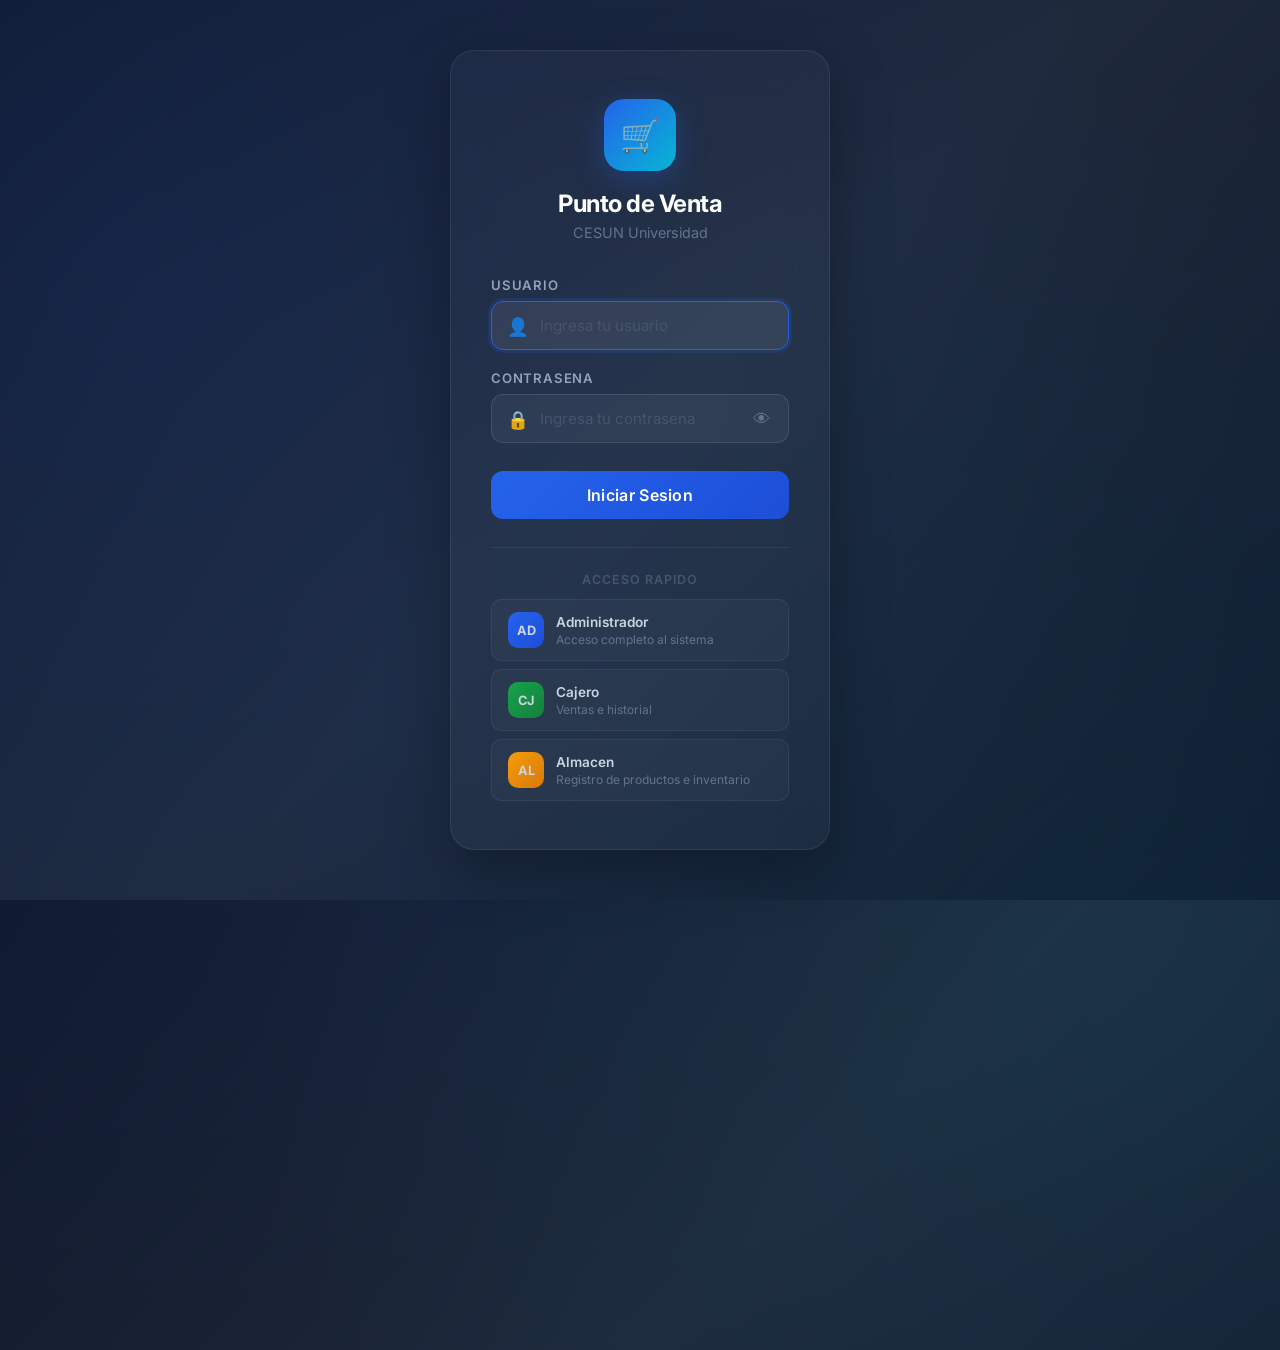
<file: login.html>
<!DOCTYPE html>
<html lang="es">
<head>
    <meta charset="UTF-8">
    <meta name="viewport" content="width=device-width, initial-scale=1.0">
    <title>Iniciar Sesion - Punto de Venta CESUN</title>
    <link rel="icon" href="data:image/svg+xml,<svg xmlns='http://www.w3.org/2000/svg' viewBox='0 0 100 100'><text y='.9em' font-size='90'>🛒</text></svg>">
    <style>
        @import url('https://fonts.googleapis.com/css2?family=Inter:wght@300;400;500;600;700;800&display=swap');

        * { margin: 0; padding: 0; box-sizing: border-box; }

        body {
            font-family: 'Inter', system-ui, sans-serif;
            min-height: 100vh;
            display: flex;
            align-items: center;
            justify-content: center;
            background: linear-gradient(135deg, #0f172a 0%, #1e293b 50%, #0f172a 100%);
            position: relative;
            overflow: hidden;
        }

        body::before {
            content: '';
            position: absolute;
            top: -50%;
            left: -50%;
            width: 200%;
            height: 200%;
            background: radial-gradient(circle at 30% 40%, rgba(37,99,235,0.12) 0%, transparent 50%),
                        radial-gradient(circle at 70% 80%, rgba(6,182,212,0.08) 0%, transparent 40%);
        }

        .login-container {
            position: relative;
            z-index: 1;
            width: 100%;
            max-width: 420px;
            padding: 20px;
        }

        .login-card {
            background: rgba(255,255,255,0.03);
            backdrop-filter: blur(20px);
            border: 1px solid rgba(255,255,255,0.08);
            border-radius: 24px;
            padding: 48px 40px;
            box-shadow: 0 20px 60px rgba(0,0,0,0.3);
        }

        .login-logo {
            text-align: center;
            margin-bottom: 36px;
        }

        .login-logo-icon {
            width: 72px;
            height: 72px;
            background: linear-gradient(135deg, #2563eb, #06b6d4);
            border-radius: 20px;
            display: flex;
            align-items: center;
            justify-content: center;
            margin: 0 auto 18px;
            font-size: 2rem;
            box-shadow: 0 8px 30px rgba(37,99,235,0.3);
        }

        .login-logo h1 {
            color: white;
            font-size: 1.5rem;
            font-weight: 700;
            letter-spacing: -0.5px;
        }

        .login-logo p {
            color: #64748b;
            font-size: 0.9rem;
            margin-top: 6px;
        }

        .form-group {
            margin-bottom: 20px;
        }

        .form-group label {
            display: block;
            color: #94a3b8;
            font-size: 0.82rem;
            font-weight: 600;
            margin-bottom: 8px;
            text-transform: uppercase;
            letter-spacing: 0.8px;
        }

        .input-wrapper {
            position: relative;
        }

        .input-wrapper .input-icon {
            position: absolute;
            left: 16px;
            top: 50%;
            transform: translateY(-50%);
            color: #64748b;
            font-size: 1.1rem;
            pointer-events: none;
        }

        .form-group input {
            width: 100%;
            padding: 14px 16px 14px 48px;
            background: rgba(255,255,255,0.05);
            border: 1px solid rgba(255,255,255,0.1);
            border-radius: 12px;
            color: white;
            font-size: 0.95rem;
            font-family: inherit;
            outline: none;
            transition: all 0.25s ease;
        }

        .form-group input::placeholder {
            color: #475569;
        }

        .form-group input:focus {
            border-color: #2563eb;
            box-shadow: 0 0 0 3px rgba(37,99,235,0.15);
            background: rgba(255,255,255,0.08);
        }

        .form-group input.error {
            border-color: #dc2626;
            box-shadow: 0 0 0 3px rgba(220,38,38,0.15);
        }

        .toggle-password {
            position: absolute;
            right: 14px;
            top: 50%;
            transform: translateY(-50%);
            background: none;
            border: none;
            color: #64748b;
            cursor: pointer;
            font-size: 1.1rem;
            padding: 4px;
            transition: color 0.2s;
        }

        .toggle-password:hover {
            color: #94a3b8;
        }

        .error-msg {
            display: none;
            color: #f87171;
            font-size: 0.82rem;
            margin-top: 8px;
            padding: 10px 14px;
            background: rgba(220,38,38,0.1);
            border-radius: 8px;
            border: 1px solid rgba(220,38,38,0.2);
            animation: shakeIn 0.4s ease;
        }

        .error-msg.visible {
            display: flex;
            align-items: center;
            gap: 8px;
        }

        @keyframes shakeIn {
            0%, 100% { transform: translateX(0); }
            20% { transform: translateX(-6px); }
            40% { transform: translateX(6px); }
            60% { transform: translateX(-4px); }
            80% { transform: translateX(4px); }
        }

        .btn-login {
            width: 100%;
            padding: 14px;
            background: linear-gradient(135deg, #2563eb 0%, #1d4ed8 100%);
            color: white;
            border: none;
            border-radius: 12px;
            font-size: 1rem;
            font-weight: 600;
            font-family: inherit;
            cursor: pointer;
            transition: all 0.25s ease;
            margin-top: 8px;
            letter-spacing: 0.3px;
        }

        .btn-login:hover {
            transform: translateY(-2px);
            box-shadow: 0 8px 25px rgba(37,99,235,0.35);
        }

        .btn-login:active {
            transform: translateY(0);
        }

        .btn-login:disabled {
            opacity: 0.6;
            cursor: not-allowed;
            transform: none;
            box-shadow: none;
        }

        .btn-login .spinner {
            display: none;
            width: 18px;
            height: 18px;
            border: 2px solid rgba(255,255,255,0.3);
            border-top-color: white;
            border-radius: 50%;
            animation: spin 0.6s linear infinite;
            margin: 0 auto;
        }

        @keyframes spin {
            to { transform: rotate(360deg); }
        }

        .usuarios-demo {
            margin-top: 28px;
            padding-top: 24px;
            border-top: 1px solid rgba(255,255,255,0.06);
        }

        .usuarios-demo p {
            color: #475569;
            font-size: 0.78rem;
            text-align: center;
            margin-bottom: 12px;
            text-transform: uppercase;
            letter-spacing: 1px;
            font-weight: 600;
        }

        .demo-users {
            display: flex;
            flex-direction: column;
            gap: 8px;
        }

        .demo-user-btn {
            display: flex;
            align-items: center;
            gap: 12px;
            width: 100%;
            padding: 12px 16px;
            background: rgba(255,255,255,0.03);
            border: 1px solid rgba(255,255,255,0.06);
            border-radius: 10px;
            color: #cbd5e1;
            font-size: 0.85rem;
            font-family: inherit;
            cursor: pointer;
            transition: all 0.2s;
            text-align: left;
        }

        .demo-user-btn:hover {
            background: rgba(37,99,235,0.1);
            border-color: rgba(37,99,235,0.3);
        }

        .demo-user-btn .demo-avatar {
            width: 36px;
            height: 36px;
            border-radius: 10px;
            display: flex;
            align-items: center;
            justify-content: center;
            font-weight: 700;
            font-size: 0.8rem;
            flex-shrink: 0;
        }

        .demo-user-btn .demo-info {
            flex: 1;
        }

        .demo-user-btn .demo-info strong {
            display: block;
            font-weight: 600;
            margin-bottom: 1px;
        }

        .demo-user-btn .demo-info small {
            color: #64748b;
            font-size: 0.75rem;
        }

        .admin-avatar { background: linear-gradient(135deg, #2563eb, #1d4ed8); }
        .cajero-avatar { background: linear-gradient(135deg, #16a34a, #15803d); }
        .almacen-avatar { background: linear-gradient(135deg, #f59e0b, #d97706); }

        @media (max-width: 480px) {
            .login-card { padding: 36px 24px; }
        }
    </style>
</head>
<body>
    <div class="login-container">
        <div class="login-card">
            <div class="login-logo">
                <div class="login-logo-icon">&#128722;</div>
                <h1>Punto de Venta</h1>
                <p>CESUN Universidad</p>
            </div>

            <form id="login-form">
                <div class="form-group">
                    <label>Usuario</label>
                    <div class="input-wrapper">
                        <span class="input-icon">&#128100;</span>
                        <input type="text" id="input-usuario" placeholder="Ingresa tu usuario" autocomplete="username" autofocus>
                    </div>
                </div>

                <div class="form-group">
                    <label>Contrasena</label>
                    <div class="input-wrapper">
                        <span class="input-icon">&#128274;</span>
                        <input type="password" id="input-password" placeholder="Ingresa tu contrasena" autocomplete="current-password">
                        <button type="button" class="toggle-password" id="toggle-pass" title="Mostrar contrasena">&#128065;</button>
                    </div>
                </div>

                <div id="error-msg" class="error-msg">
                    <span>&#9888;</span>
                    <span id="error-text">Usuario o contrasena incorrectos</span>
                </div>

                <button type="submit" class="btn-login" id="btn-login">
                    <span id="btn-text">Iniciar Sesion</span>
                    <div class="spinner" id="btn-spinner"></div>
                </button>
            </form>

            <div class="usuarios-demo">
                <p>Acceso rapido</p>
                <div class="demo-users">
                    <button type="button" class="demo-user-btn" onclick="loginRapido('admin', 'admin123')">
                        <div class="demo-avatar admin-avatar">AD</div>
                        <div class="demo-info">
                            <strong>Administrador</strong>
                            <small>Acceso completo al sistema</small>
                        </div>
                    </button>
                    <button type="button" class="demo-user-btn" onclick="loginRapido('cajero', 'cajero123')">
                        <div class="demo-avatar cajero-avatar">CJ</div>
                        <div class="demo-info">
                            <strong>Cajero</strong>
                            <small>Ventas e historial</small>
                        </div>
                    </button>
                    <button type="button" class="demo-user-btn" onclick="loginRapido('almacen', 'almacen123')">
                        <div class="demo-avatar almacen-avatar">AL</div>
                        <div class="demo-info">
                            <strong>Almacen</strong>
                            <small>Registro de productos e inventario</small>
                        </div>
                    </button>
                </div>
            </div>
        </div>
    </div>

    <script>
        // Usuarios del sistema
        const USUARIOS = [
            { usuario: 'admin', password: 'admin123', nombre: 'Administrador', rol: 'admin' },
            { usuario: 'cajero', password: 'cajero123', nombre: 'Cajero', rol: 'cajero' },
            { usuario: 'almacen', password: 'almacen123', nombre: 'Almacen', rol: 'almacen' },
            { usuario: 'diego', password: 'diego123', nombre: 'Diego Rivera', rol: 'admin' },
        ];

        // Verificar si ya hay sesion activa
        const sesion = JSON.parse(localStorage.getItem('pos_sesion') || 'null');
        if (sesion && sesion.activa) {
            window.location.href = 'index.html';
        }

        // Toggle password
        document.getElementById('toggle-pass').addEventListener('click', () => {
            const input = document.getElementById('input-password');
            const btn = document.getElementById('toggle-pass');
            if (input.type === 'password') {
                input.type = 'text';
                btn.innerHTML = '&#128064;';
            } else {
                input.type = 'password';
                btn.innerHTML = '&#128065;';
            }
        });

        // Login form
        document.getElementById('login-form').addEventListener('submit', (e) => {
            e.preventDefault();
            const usuario = document.getElementById('input-usuario').value.trim();
            const password = document.getElementById('input-password').value;
            intentarLogin(usuario, password);
        });

        function loginRapido(usuario, password) {
            document.getElementById('input-usuario').value = usuario;
            document.getElementById('input-password').value = password;
            intentarLogin(usuario, password);
        }

        function intentarLogin(usuario, password) {
            const errorEl = document.getElementById('error-msg');
            const errorText = document.getElementById('error-text');
            const btnLogin = document.getElementById('btn-login');
            const btnText = document.getElementById('btn-text');
            const spinner = document.getElementById('btn-spinner');

            // Reset
            errorEl.classList.remove('visible');
            document.getElementById('input-usuario').classList.remove('error');
            document.getElementById('input-password').classList.remove('error');

            // Validar campos vacios
            if (!usuario) {
                errorText.textContent = 'Ingresa tu nombre de usuario';
                errorEl.classList.add('visible');
                document.getElementById('input-usuario').classList.add('error');
                document.getElementById('input-usuario').focus();
                return;
            }

            if (!password) {
                errorText.textContent = 'Ingresa tu contrasena';
                errorEl.classList.add('visible');
                document.getElementById('input-password').classList.add('error');
                document.getElementById('input-password').focus();
                return;
            }

            // Simular carga
            btnLogin.disabled = true;
            btnText.style.display = 'none';
            spinner.style.display = 'block';

            setTimeout(() => {
                const user = USUARIOS.find(u => u.usuario === usuario && u.password === password);

                if (user) {
                    // Guardar sesion
                    localStorage.setItem('pos_sesion', JSON.stringify({
                        activa: true,
                        usuario: user.usuario,
                        nombre: user.nombre,
                        rol: user.rol,
                        loginTime: new Date().toISOString()
                    }));
                    window.location.href = 'index.html';
                } else {
                    // Error
                    btnLogin.disabled = false;
                    btnText.style.display = 'block';
                    spinner.style.display = 'none';
                    errorText.textContent = 'Usuario o contrasena incorrectos';
                    errorEl.classList.add('visible');
                    document.getElementById('input-usuario').classList.add('error');
                    document.getElementById('input-password').classList.add('error');
                    document.getElementById('input-password').value = '';
                    document.getElementById('input-password').focus();
                }
            }, 800);
        }

        // Enter en inputs
        document.getElementById('input-usuario').addEventListener('keydown', (e) => {
            if (e.key === 'Enter') {
                e.preventDefault();
                document.getElementById('input-password').focus();
            }
        });
    </script>
</body>
</html>
</file>
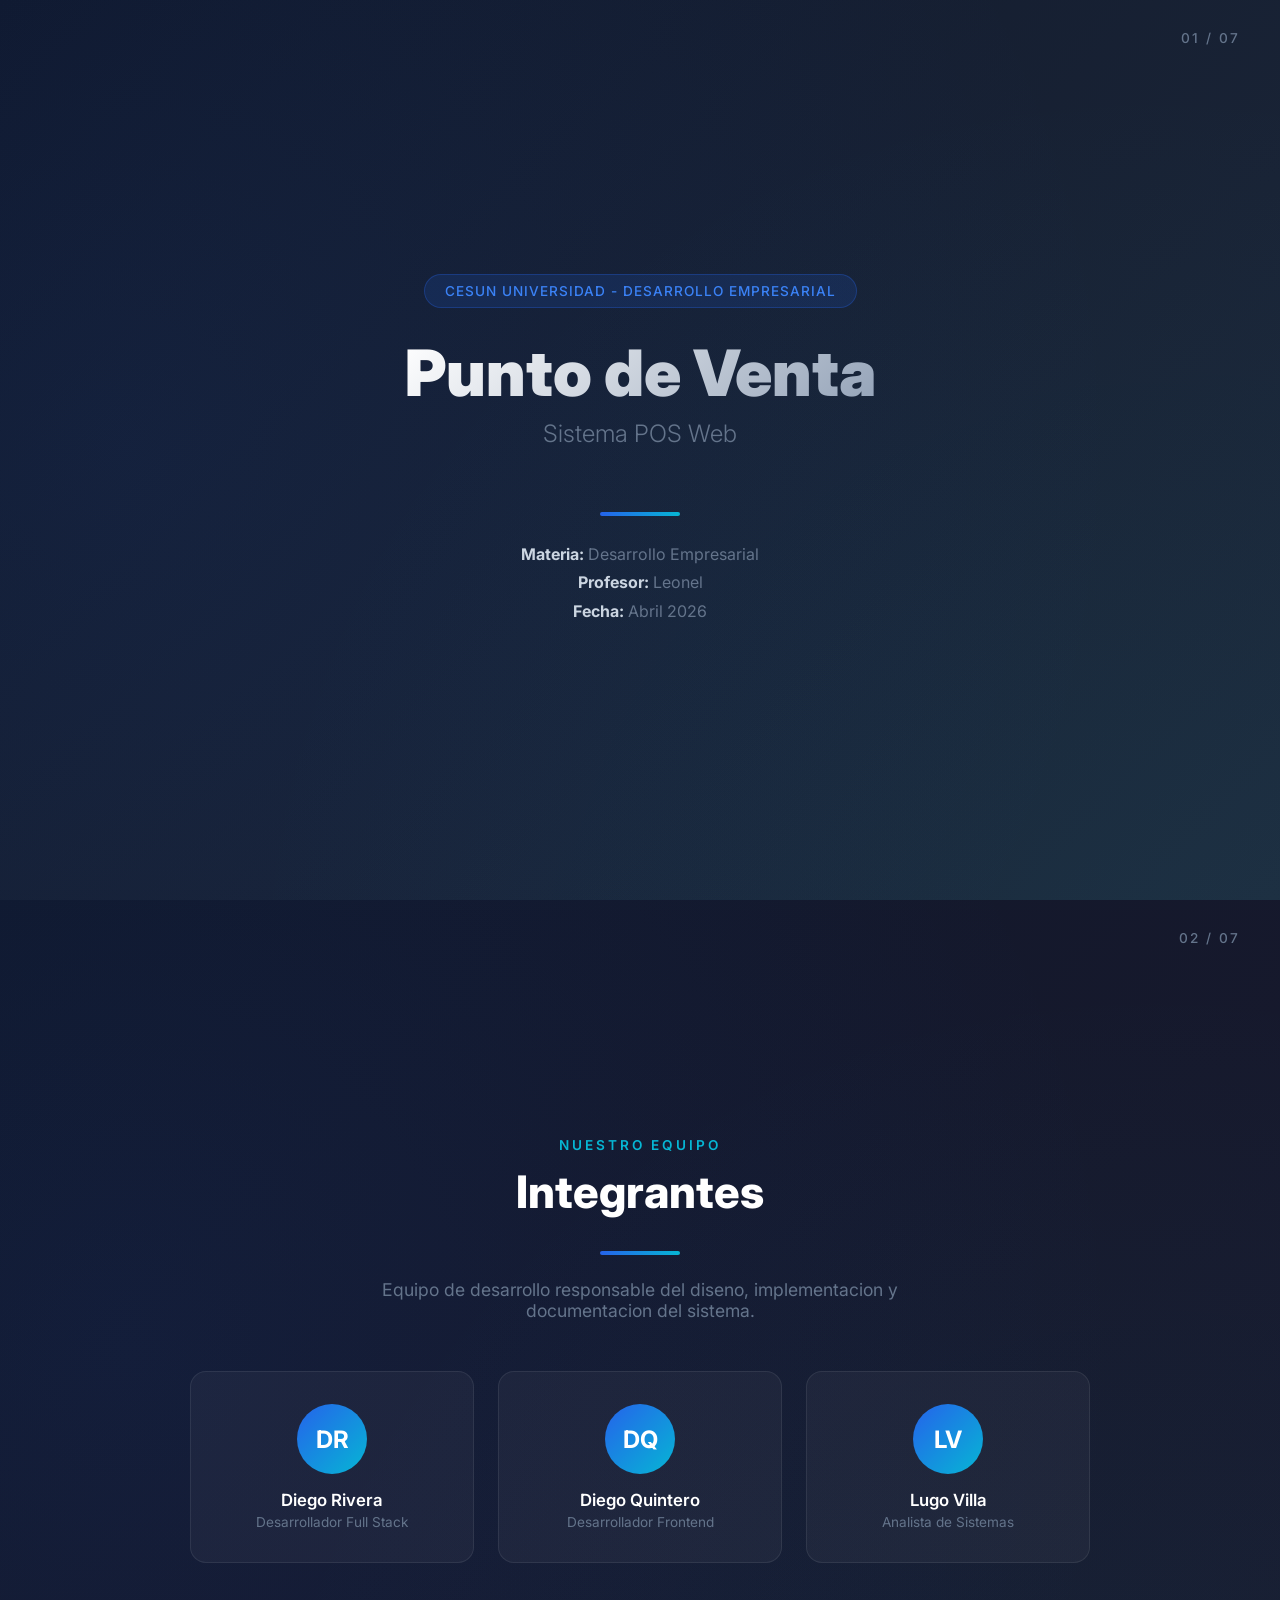
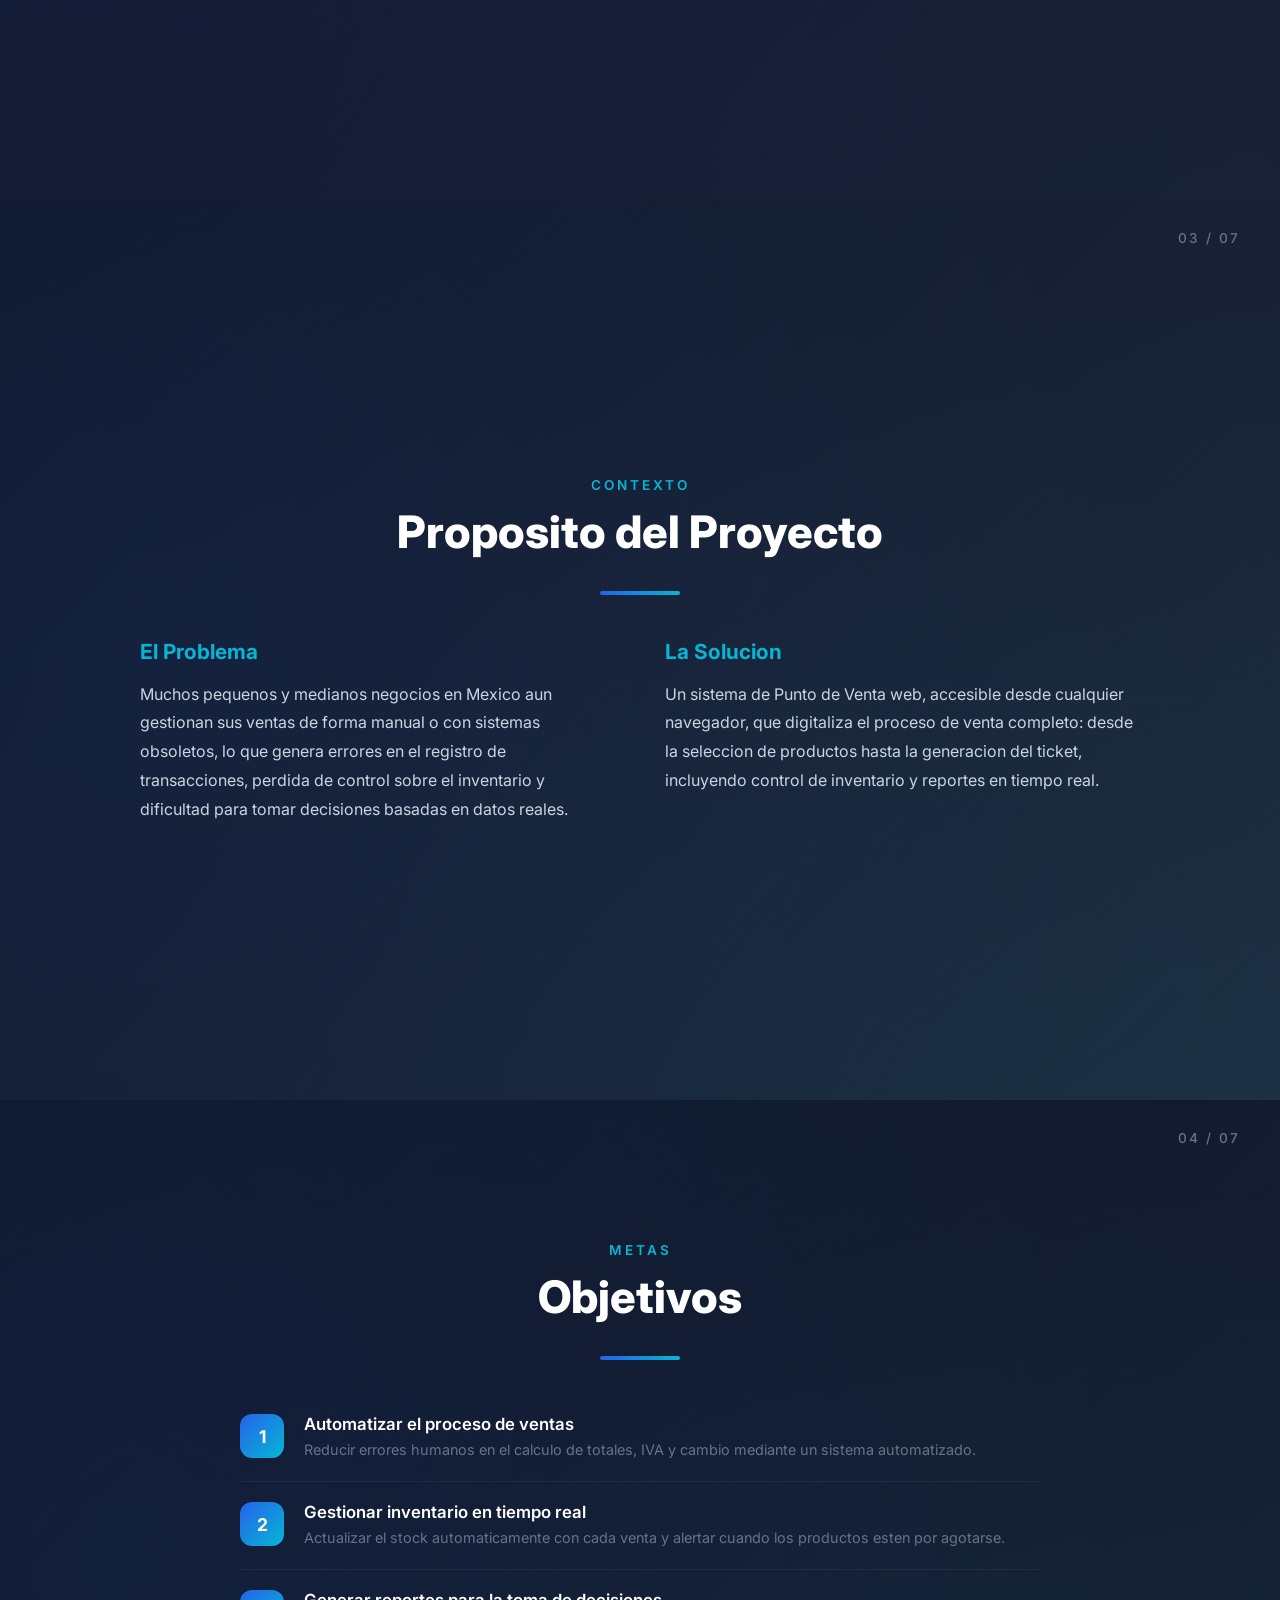
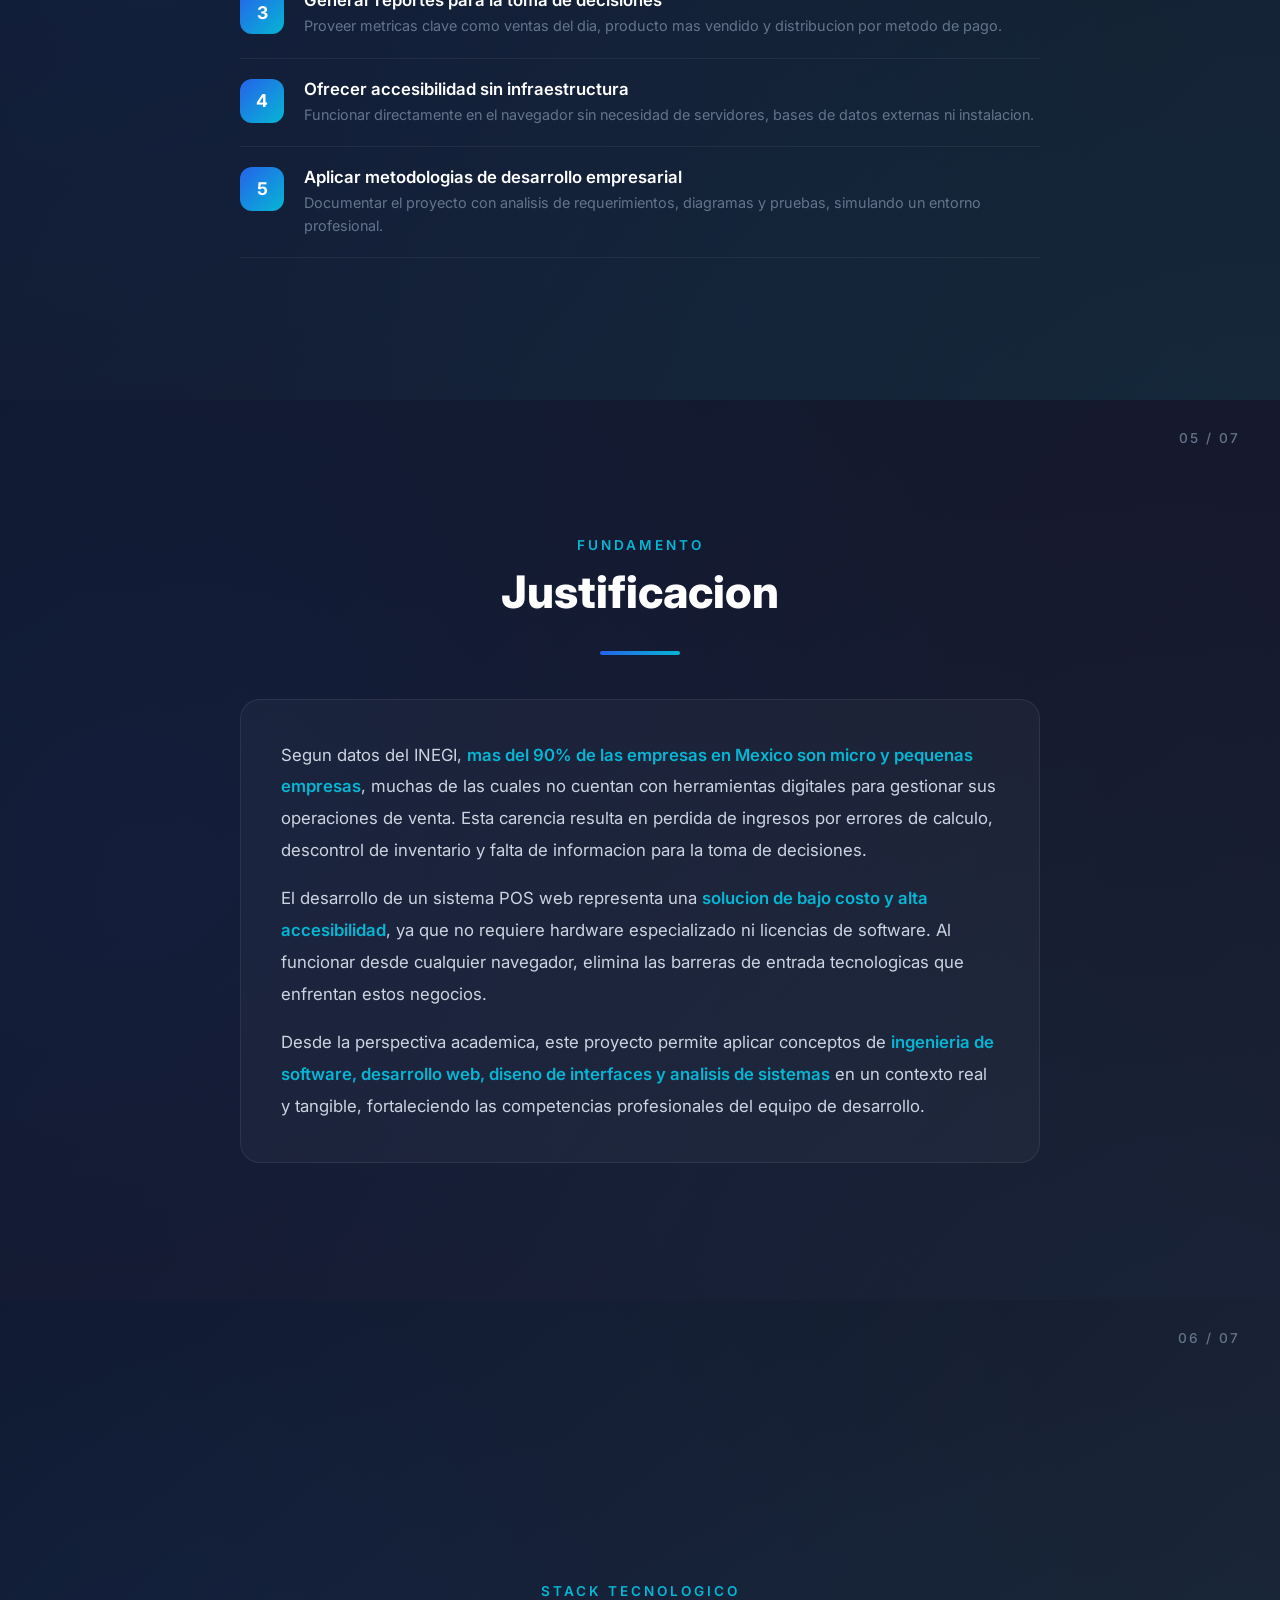
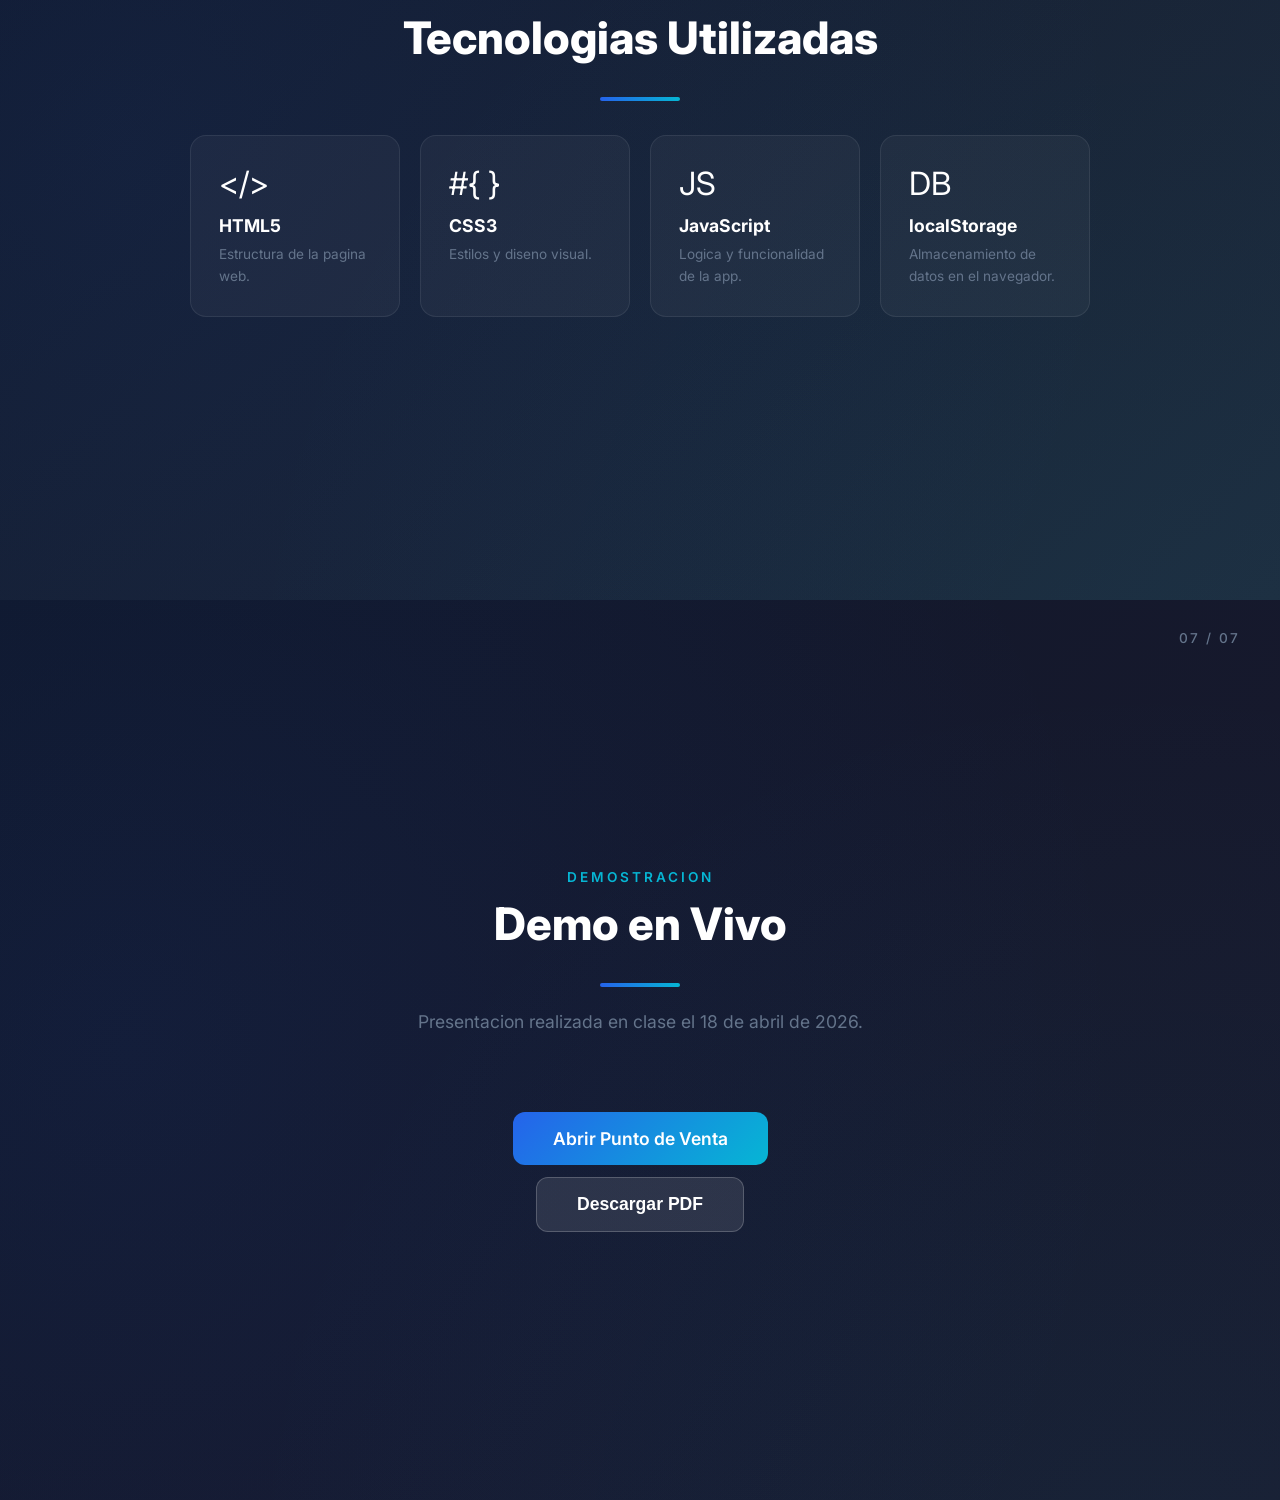
<file: presentacion.html>
<!DOCTYPE html>
<html lang="es">
<head>
    <meta charset="UTF-8">
    <meta name="viewport" content="width=device-width, initial-scale=1.0">
    <title>Presentacion - Punto de Venta CESUN</title>
    <style>
        @import url('https://fonts.googleapis.com/css2?family=Inter:wght@300;400;500;600;700;800;900&display=swap');

        * { margin: 0; padding: 0; box-sizing: border-box; }

        :root {
            --primary: #2563eb;
            --primary-light: #3b82f6;
            --dark: #0f172a;
            --gray: #64748b;
            --light: #f8fafc;
            --accent: #06b6d4;
        }

        body {
            font-family: 'Inter', sans-serif;
            background: var(--dark);
            color: white;
            overflow-x: hidden;
        }

        /* Slides */
        .slide {
            min-height: 100vh;
            display: flex;
            flex-direction: column;
            justify-content: center;
            align-items: center;
            padding: 60px 80px;
            position: relative;
            overflow: hidden;
        }

        .slide::before {
            content: '';
            position: absolute;
            top: -50%;
            left: -50%;
            width: 200%;
            height: 200%;
            background: radial-gradient(circle at 30% 50%, rgba(37,99,235,0.08) 0%, transparent 50%),
                        radial-gradient(circle at 70% 80%, rgba(6,182,212,0.06) 0%, transparent 40%);
            z-index: 0;
        }

        .slide > * { position: relative; z-index: 1; }

        .slide-number {
            position: absolute;
            top: 30px;
            right: 40px;
            font-size: 0.85rem;
            color: var(--gray);
            font-weight: 500;
            letter-spacing: 2px;
        }

        .divider {
            width: 80px;
            height: 4px;
            background: linear-gradient(90deg, var(--primary), var(--accent));
            border-radius: 2px;
            margin: 24px 0;
        }

        /* Slide 1 - Portada */
        .slide-portada {
            background: linear-gradient(135deg, #0f172a 0%, #1e293b 100%);
            text-align: center;
        }

        .badge {
            display: inline-block;
            padding: 8px 20px;
            background: rgba(37,99,235,0.15);
            border: 1px solid rgba(37,99,235,0.3);
            border-radius: 30px;
            font-size: 0.85rem;
            color: var(--primary-light);
            font-weight: 500;
            letter-spacing: 1px;
            margin-bottom: 30px;
        }

        .titulo-proyecto {
            font-size: 4rem;
            font-weight: 900;
            line-height: 1.1;
            margin-bottom: 10px;
            background: linear-gradient(135deg, #ffffff 0%, #94a3b8 100%);
            -webkit-background-clip: text;
            -webkit-text-fill-color: transparent;
        }

        .subtitulo-proyecto {
            font-size: 1.5rem;
            font-weight: 300;
            color: var(--gray);
            margin-bottom: 40px;
        }

        .info-universidad {
            font-size: 1rem;
            color: var(--gray);
            line-height: 1.8;
        }

        .info-universidad strong {
            color: #cbd5e1;
        }

        /* Slide 2 - Equipo */
        .slide-equipo {
            background: linear-gradient(135deg, #0f172a 0%, #1a1a2e 100%);
        }

        .section-label {
            font-size: 0.85rem;
            color: var(--accent);
            font-weight: 600;
            letter-spacing: 3px;
            text-transform: uppercase;
            margin-bottom: 12px;
        }

        .section-title {
            font-size: 2.8rem;
            font-weight: 800;
            margin-bottom: 8px;
        }

        .section-desc {
            font-size: 1.1rem;
            color: var(--gray);
            max-width: 600px;
            text-align: center;
            margin-bottom: 50px;
        }

        .equipo-grid {
            display: grid;
            grid-template-columns: repeat(auto-fit, minmax(220px, 1fr));
            gap: 24px;
            width: 100%;
            max-width: 900px;
        }

        .miembro-card {
            background: rgba(255,255,255,0.04);
            border: 1px solid rgba(255,255,255,0.08);
            border-radius: 16px;
            padding: 32px 24px;
            text-align: center;
            transition: all 0.3s;
        }

        .miembro-card:hover {
            background: rgba(37,99,235,0.08);
            border-color: rgba(37,99,235,0.3);
            transform: translateY(-4px);
        }

        .miembro-avatar {
            width: 70px;
            height: 70px;
            border-radius: 50%;
            background: linear-gradient(135deg, var(--primary), var(--accent));
            display: flex;
            align-items: center;
            justify-content: center;
            font-size: 1.5rem;
            font-weight: 700;
            margin: 0 auto 16px;
        }

        .miembro-nombre {
            font-size: 1.05rem;
            font-weight: 600;
            margin-bottom: 4px;
        }

        .miembro-rol {
            font-size: 0.85rem;
            color: var(--gray);
        }

        /* Slide 3 - Proposito */
        .slide-proposito {
            background: linear-gradient(135deg, #0f172a 0%, #1e293b 100%);
        }

        .contenido-dos-col {
            display: grid;
            grid-template-columns: 1fr 1fr;
            gap: 50px;
            width: 100%;
            max-width: 1000px;
            margin-top: 20px;
        }

        .col-info h3 {
            font-size: 1.3rem;
            font-weight: 700;
            margin-bottom: 16px;
            color: var(--accent);
        }

        .col-info p {
            font-size: 1rem;
            color: #cbd5e1;
            line-height: 1.8;
        }

        /* Slide 4 - Objetivos */
        .slide-objetivos {
            background: linear-gradient(135deg, #0f172a 0%, #162032 100%);
        }

        .objetivos-lista {
            width: 100%;
            max-width: 800px;
            margin-top: 10px;
        }

        .objetivo-item {
            display: flex;
            align-items: flex-start;
            gap: 20px;
            padding: 20px 0;
            border-bottom: 1px solid rgba(255,255,255,0.06);
        }

        .objetivo-num {
            flex-shrink: 0;
            width: 44px;
            height: 44px;
            border-radius: 12px;
            background: linear-gradient(135deg, var(--primary), var(--accent));
            display: flex;
            align-items: center;
            justify-content: center;
            font-weight: 700;
            font-size: 1.1rem;
        }

        .objetivo-texto h4 {
            font-size: 1.05rem;
            font-weight: 600;
            margin-bottom: 4px;
        }

        .objetivo-texto p {
            font-size: 0.9rem;
            color: var(--gray);
            line-height: 1.6;
        }

        /* Slide 5 - Justificacion */
        .slide-justificacion {
            background: linear-gradient(135deg, #0f172a 0%, #1a1a2e 100%);
        }

        .justificacion-box {
            max-width: 800px;
            background: rgba(255,255,255,0.03);
            border: 1px solid rgba(255,255,255,0.08);
            border-radius: 20px;
            padding: 40px;
            margin-top: 20px;
        }

        .justificacion-box p {
            font-size: 1.05rem;
            color: #cbd5e1;
            line-height: 1.9;
            margin-bottom: 16px;
        }

        .justificacion-box p:last-child { margin-bottom: 0; }

        .highlight {
            color: var(--accent);
            font-weight: 600;
        }

        /* Slide 6 - Tecnologias */
        .slide-tech {
            background: linear-gradient(135deg, #0f172a 0%, #1e293b 100%);
        }

        .tech-grid {
            display: grid;
            grid-template-columns: repeat(auto-fit, minmax(200px, 1fr));
            gap: 20px;
            width: 100%;
            max-width: 900px;
            margin-top: 10px;
        }

        .tech-card {
            background: rgba(255,255,255,0.04);
            border: 1px solid rgba(255,255,255,0.08);
            border-radius: 16px;
            padding: 28px;
            transition: all 0.3s;
        }

        .tech-card:hover {
            background: rgba(37,99,235,0.08);
            border-color: rgba(37,99,235,0.2);
        }

        .tech-icon {
            font-size: 2rem;
            margin-bottom: 12px;
        }

        .tech-card h4 {
            font-size: 1.1rem;
            font-weight: 700;
            margin-bottom: 8px;
        }

        .tech-card p {
            font-size: 0.85rem;
            color: var(--gray);
            line-height: 1.6;
        }

        .tech-badge {
            display: inline-block;
            padding: 4px 10px;
            background: rgba(37,99,235,0.15);
            border-radius: 6px;
            font-size: 0.75rem;
            color: var(--primary-light);
            font-weight: 500;
            margin-top: 10px;
        }

        /* Slide 7 - Arquitectura */
        .slide-arq {
            background: linear-gradient(135deg, #0f172a 0%, #162032 100%);
        }

        .arq-diagrama {
            display: flex;
            flex-direction: column;
            align-items: center;
            gap: 16px;
            margin-top: 20px;
        }

        .arq-capa {
            display: flex;
            gap: 16px;
            justify-content: center;
            flex-wrap: wrap;
        }

        .arq-bloque {
            padding: 16px 28px;
            border-radius: 12px;
            font-weight: 600;
            font-size: 0.95rem;
            text-align: center;
            min-width: 160px;
        }

        .arq-vista { background: rgba(37,99,235,0.2); border: 1px solid rgba(37,99,235,0.4); }
        .arq-control { background: rgba(6,182,212,0.2); border: 1px solid rgba(6,182,212,0.4); }
        .arq-modelo { background: rgba(139,92,246,0.2); border: 1px solid rgba(139,92,246,0.4); }
        .arq-datos { background: rgba(245,158,11,0.2); border: 1px solid rgba(245,158,11,0.4); }

        .arq-flecha {
            font-size: 1.5rem;
            color: var(--gray);
        }

        .arq-label {
            font-size: 0.8rem;
            color: var(--gray);
            margin-top: -8px;
        }

        /* Slide 8 - Demo */
        .slide-demo {
            background: linear-gradient(135deg, #0f172a 0%, #1a1a2e 100%);
            text-align: center;
        }

        .btn-demo {
            display: inline-block;
            padding: 16px 40px;
            background: linear-gradient(135deg, var(--primary), var(--accent));
            color: white;
            text-decoration: none;
            border-radius: 12px;
            font-size: 1.1rem;
            font-weight: 600;
            margin-top: 30px;
            transition: all 0.3s;
            border: none;
            cursor: pointer;
        }

        .btn-demo:hover {
            transform: translateY(-2px);
            box-shadow: 0 8px 30px rgba(37,99,235,0.3);
        }

        /* Responsive */
        @media (max-width: 768px) {
            .slide { padding: 40px 24px; }
            .titulo-proyecto { font-size: 2.5rem; }
            .section-title { font-size: 2rem; }
            .contenido-dos-col { grid-template-columns: 1fr; gap: 30px; }
        }
    </style>
</head>
<body>

    <!-- Slide 1: Portada -->
    <section class="slide slide-portada">
        <span class="slide-number">01 / 07</span>
        <div class="badge">CESUN UNIVERSIDAD - DESARROLLO EMPRESARIAL</div>
        <h1 class="titulo-proyecto">Punto de Venta</h1>
        <p class="subtitulo-proyecto">Sistema POS Web</p>
        <div class="divider"></div>
        <div class="info-universidad">
            <strong>Materia:</strong> Desarrollo Empresarial<br>
            <strong>Profesor:</strong> Leonel<br>
            <strong>Fecha:</strong> Abril 2026
        </div>
    </section>

    <!-- Slide 2: Equipo -->
    <section class="slide slide-equipo">
        <span class="slide-number">02 / 07</span>
        <p class="section-label">Nuestro Equipo</p>
        <h2 class="section-title">Integrantes</h2>
        <div class="divider"></div>
        <p class="section-desc">Equipo de desarrollo responsable del diseno, implementacion y documentacion del sistema.</p>
        <div class="equipo-grid">
            <div class="miembro-card">
                <div class="miembro-avatar">DR</div>
                <div class="miembro-nombre">Diego Rivera</div>
                <div class="miembro-rol">Desarrollador Full Stack</div>
            </div>
            <div class="miembro-card">
                <div class="miembro-avatar">DQ</div>
                <div class="miembro-nombre">Diego Quintero</div>
                <div class="miembro-rol">Desarrollador Frontend</div>
            </div>
            <div class="miembro-card">
                <div class="miembro-avatar">LV</div>
                <div class="miembro-nombre">Lugo Villa</div>
                <div class="miembro-rol">Analista de Sistemas</div>
            </div>
        </div>
    </section>

    <!-- Slide 3: Proposito -->
    <section class="slide slide-proposito">
        <span class="slide-number">03 / 07</span>
        <p class="section-label">Contexto</p>
        <h2 class="section-title">Proposito del Proyecto</h2>
        <div class="divider"></div>
        <div class="contenido-dos-col">
            <div class="col-info">
                <h3>El Problema</h3>
                <p>Muchos pequenos y medianos negocios en Mexico aun gestionan sus ventas de forma manual o con sistemas obsoletos, lo que genera errores en el registro de transacciones, perdida de control sobre el inventario y dificultad para tomar decisiones basadas en datos reales.</p>
            </div>
            <div class="col-info">
                <h3>La Solucion</h3>
                <p>Un sistema de Punto de Venta web, accesible desde cualquier navegador, que digitaliza el proceso de venta completo: desde la seleccion de productos hasta la generacion del ticket, incluyendo control de inventario y reportes en tiempo real.</p>
            </div>
        </div>
    </section>

    <!-- Slide 4: Objetivos -->
    <section class="slide slide-objetivos">
        <span class="slide-number">04 / 07</span>
        <p class="section-label">Metas</p>
        <h2 class="section-title">Objetivos</h2>
        <div class="divider"></div>
        <div class="objetivos-lista">
            <div class="objetivo-item">
                <div class="objetivo-num">1</div>
                <div class="objetivo-texto">
                    <h4>Automatizar el proceso de ventas</h4>
                    <p>Reducir errores humanos en el calculo de totales, IVA y cambio mediante un sistema automatizado.</p>
                </div>
            </div>
            <div class="objetivo-item">
                <div class="objetivo-num">2</div>
                <div class="objetivo-texto">
                    <h4>Gestionar inventario en tiempo real</h4>
                    <p>Actualizar el stock automaticamente con cada venta y alertar cuando los productos esten por agotarse.</p>
                </div>
            </div>
            <div class="objetivo-item">
                <div class="objetivo-num">3</div>
                <div class="objetivo-texto">
                    <h4>Generar reportes para la toma de decisiones</h4>
                    <p>Proveer metricas clave como ventas del dia, producto mas vendido y distribucion por metodo de pago.</p>
                </div>
            </div>
            <div class="objetivo-item">
                <div class="objetivo-num">4</div>
                <div class="objetivo-texto">
                    <h4>Ofrecer accesibilidad sin infraestructura</h4>
                    <p>Funcionar directamente en el navegador sin necesidad de servidores, bases de datos externas ni instalacion.</p>
                </div>
            </div>
            <div class="objetivo-item">
                <div class="objetivo-num">5</div>
                <div class="objetivo-texto">
                    <h4>Aplicar metodologias de desarrollo empresarial</h4>
                    <p>Documentar el proyecto con analisis de requerimientos, diagramas y pruebas, simulando un entorno profesional.</p>
                </div>
            </div>
        </div>
    </section>

    <!-- Slide 5: Justificacion -->
    <section class="slide slide-justificacion">
        <span class="slide-number">05 / 07</span>
        <p class="section-label">Fundamento</p>
        <h2 class="section-title">Justificacion</h2>
        <div class="divider"></div>
        <div class="justificacion-box">
            <p>Segun datos del INEGI, <span class="highlight">mas del 90% de las empresas en Mexico son micro y pequenas empresas</span>, muchas de las cuales no cuentan con herramientas digitales para gestionar sus operaciones de venta. Esta carencia resulta en perdida de ingresos por errores de calculo, descontrol de inventario y falta de informacion para la toma de decisiones.</p>
            <p>El desarrollo de un sistema POS web representa una <span class="highlight">solucion de bajo costo y alta accesibilidad</span>, ya que no requiere hardware especializado ni licencias de software. Al funcionar desde cualquier navegador, elimina las barreras de entrada tecnologicas que enfrentan estos negocios.</p>
            <p>Desde la perspectiva academica, este proyecto permite aplicar conceptos de <span class="highlight">ingenieria de software, desarrollo web, diseno de interfaces y analisis de sistemas</span> en un contexto real y tangible, fortaleciendo las competencias profesionales del equipo de desarrollo.</p>
        </div>
    </section>

    <!-- Slide 6: Tecnologias -->
    <section class="slide slide-tech">
        <span class="slide-number">06 / 07</span>
        <p class="section-label">Stack Tecnologico</p>
        <h2 class="section-title">Tecnologias Utilizadas</h2>
        <div class="divider"></div>
        <div class="tech-grid">
            <div class="tech-card">
                <div class="tech-icon">&lt;/&gt;</div>
                <h4>HTML5</h4>
                <p>Estructura de la pagina web.</p>
            </div>
            <div class="tech-card">
                <div class="tech-icon">#{ }</div>
                <h4>CSS3</h4>
                <p>Estilos y diseno visual.</p>
            </div>
            <div class="tech-card">
                <div class="tech-icon">JS</div>
                <h4>JavaScript</h4>
                <p>Logica y funcionalidad de la app.</p>
            </div>
            <div class="tech-card">
                <div class="tech-icon">DB</div>
                <h4>localStorage</h4>
                <p>Almacenamiento de datos en el navegador.</p>
            </div>
        </div>
    </section>

    <!-- Slide 7: Demo -->
    <section class="slide slide-demo">
        <span class="slide-number">07 / 07</span>
        <p class="section-label">Demostracion</p>
        <h2 class="section-title">Demo en Vivo</h2>
        <div class="divider"></div>
        <p class="section-desc">Presentacion realizada en clase el 18 de abril de 2026.</p>
        <a href="#" class="btn-demo" onclick="localStorage.removeItem('pos_sesion'); window.location.href='login.html';">Abrir Punto de Venta</a>
        <button class="btn-demo" style="margin-top:12px;background:rgba(255,255,255,0.1);border:1px solid rgba(255,255,255,0.2);" onclick="window.print();">Descargar PDF</button>
    </section>

    <style>
        @page { size: 297mm 210mm; margin: 0; }
        @media print {
            html, body {
                margin: 0; padding: 0;
                background: #0f172a !important;
                color: white !important;
                -webkit-print-color-adjust: exact;
                print-color-adjust: exact;
            }
            .slide {
                width: 297mm;
                height: 210mm;
                min-height: unset;
                max-height: 210mm;
                overflow: hidden !important;
                page-break-after: always;
                page-break-inside: avoid;
                padding: 15mm 20mm;
            }
            .slide::before { display: none !important; content: none !important; }
            .slide:last-child { page-break-after: avoid; }
            .btn-demo { display: none !important; }
            .slide-number { display: none; }
            .titulo-proyecto { background: none !important; -webkit-text-fill-color: white !important; color: white !important; font-size: 3rem; }
            .subtitulo-proyecto { margin-bottom: 20px; }
            .section-title { color: white !important; font-size: 2rem; margin-bottom: 4px; }
            .section-label { color: #06b6d4 !important; margin-bottom: 6px; font-size: 0.75rem; }
            .divider { background: #2563eb !important; margin: 10px 0; height: 3px; }
            .badge { background: rgba(37,99,235,0.3) !important; color: #93c5fd !important; border-color: rgba(37,99,235,0.5) !important; margin-bottom: 16px; font-size: 0.75rem; padding: 6px 14px; }
            .info-universidad { color: #94a3b8 !important; font-size: 0.85rem; }
            .info-universidad strong { color: #cbd5e1 !important; }
            .section-desc { font-size: 0.85rem; margin-bottom: 20px; }
            .miembro-card, .tech-card, .justificacion-box { background: rgba(255,255,255,0.05) !important; border-color: rgba(255,255,255,0.1) !important; }
            .miembro-avatar, .objetivo-num { background: #2563eb !important; }
            .miembro-card { padding: 20px 16px; }
            .miembro-avatar { width: 50px; height: 50px; font-size: 1.1rem; margin-bottom: 10px; }
            .col-info h3 { color: #06b6d4 !important; }
            .highlight { color: #06b6d4 !important; }
            .contenido-dos-col { gap: 30px; }
            .col-info p { font-size: 0.85rem; line-height: 1.6; }
            .objetivo-item { padding: 12px 0; }
            .objetivo-texto h4 { font-size: 0.9rem; }
            .objetivo-texto p { font-size: 0.8rem; }
            .objetivo-num { width: 36px; height: 36px; font-size: 0.9rem; }
            .justificacion-box { padding: 24px; }
            .justificacion-box p { font-size: 0.85rem; margin-bottom: 10px; line-height: 1.6; }
            .tech-card { padding: 18px; }
            .tech-card h4 { font-size: 0.95rem; }
            .tech-card p { font-size: 0.8rem; }
            .tech-icon { font-size: 1.5rem; }
            .section-desc, .col-info p, .objetivo-texto p, .justificacion-box p,
            .tech-card p, .miembro-rol, .objetivo-texto h4, .miembro-nombre,
            .tech-card h4, .tech-icon { color: #e2e8f0 !important; }
        }
    </style>
</body>
</html>
</file>
<file: css/styles.css>
/* ==========================================
   PUNTO DE VENTA CESUN - Estilos Mejorados
   ========================================== */

@import url('https://fonts.googleapis.com/css2?family=Inter:wght@300;400;500;600;700;800&display=swap');

/* Reset y variables */
* {
    margin: 0;
    padding: 0;
    box-sizing: border-box;
}

:root {
    --primary: #2563eb;
    --primary-dark: #1d4ed8;
    --primary-light: #dbeafe;
    --success: #16a34a;
    --success-light: #dcfce7;
    --danger: #dc2626;
    --danger-light: #fee2e2;
    --warning: #f59e0b;
    --warning-light: #fef3c7;
    --bg: #f1f5f9;
    --card: #ffffff;
    --text: #1e293b;
    --text-light: #64748b;
    --border: #e2e8f0;
    --shadow: 0 1px 3px rgba(0,0,0,0.08);
    --shadow-md: 0 4px 12px rgba(0,0,0,0.1);
    --shadow-lg: 0 8px 30px rgba(0,0,0,0.12);
    --radius: 12px;
    --transition: all 0.25s cubic-bezier(0.4, 0, 0.2, 1);
}

body {
    font-family: 'Inter', system-ui, -apple-system, sans-serif;
    background: var(--bg);
    color: var(--text);
    min-height: 100vh;
    -webkit-font-smoothing: antialiased;
}

/* Header */
.header {
    background: linear-gradient(135deg, var(--primary) 0%, var(--primary-dark) 100%);
    color: white;
    padding: 14px 28px;
    display: flex;
    justify-content: space-between;
    align-items: center;
    box-shadow: 0 2px 12px rgba(37,99,235,0.3);
    position: relative;
    z-index: 10;
}

.header h1 {
    font-size: 1.3rem;
    font-weight: 700;
    letter-spacing: -0.3px;
}

.header-info {
    display: flex;
    gap: 20px;
    font-size: 0.85rem;
    opacity: 0.9;
    align-items: center;
}

.btn-logout {
    padding: 6px 16px;
    background: rgba(255,255,255,0.15);
    color: white;
    border: 1px solid rgba(255,255,255,0.25);
    border-radius: 8px;
    font-size: 0.82rem;
    font-family: inherit;
    font-weight: 500;
    cursor: pointer;
    transition: var(--transition);
}

.btn-logout:hover {
    background: rgba(220,38,38,0.8);
    border-color: rgba(220,38,38,0.9);
}

/* Navigation */
.nav-tabs {
    background: white;
    display: flex;
    border-bottom: 1px solid var(--border);
    padding: 0 20px;
    box-shadow: 0 1px 3px rgba(0,0,0,0.04);
}

.tab-btn {
    padding: 14px 24px;
    border: none;
    background: none;
    cursor: pointer;
    font-size: 0.9rem;
    font-weight: 500;
    color: var(--text-light);
    border-bottom: 2px solid transparent;
    transition: var(--transition);
    font-family: inherit;
}

.tab-btn:hover {
    color: var(--primary);
    background: rgba(37,99,235,0.04);
}

.tab-btn.active {
    color: var(--primary);
    border-bottom-color: var(--primary);
    font-weight: 600;
}

/* Tabs */
.tab-content {
    display: none;
    padding: 20px;
    animation: fadeIn 0.3s ease;
}

.tab-content.active {
    display: block;
}

@keyframes fadeIn {
    from { opacity: 0; transform: translateY(6px); }
    to { opacity: 1; transform: translateY(0); }
}

/* Layout Ventas */
.ventas-layout {
    display: grid;
    grid-template-columns: 1fr 400px;
    gap: 20px;
    height: calc(100vh - 120px);
}

.panel-productos {
    display: flex;
    flex-direction: column;
    gap: 14px;
}

.busqueda {
    position: relative;
}

.busqueda::before {
    content: '';
    position: absolute;
    left: 14px;
    top: 50%;
    transform: translateY(-50%);
    width: 18px;
    height: 18px;
    background: url("data:image/svg+xml,%3Csvg xmlns='http://www.w3.org/2000/svg' fill='none' viewBox='0 0 24 24' stroke='%2394a3b8'%3E%3Cpath stroke-linecap='round' stroke-linejoin='round' stroke-width='2' d='M21 21l-6-6m2-5a7 7 0 11-14 0 7 7 0 0114 0z'/%3E%3C/svg%3E") no-repeat center;
    z-index: 1;
}

.busqueda input {
    width: 100%;
    padding: 13px 16px 13px 42px;
    border: 2px solid var(--border);
    border-radius: var(--radius);
    font-size: 0.95rem;
    font-family: inherit;
    outline: none;
    transition: var(--transition);
    background: white;
}

.busqueda input:focus {
    border-color: var(--primary);
    box-shadow: 0 0 0 3px rgba(37,99,235,0.1);
}

/* Categorias */
.categorias-filtro {
    display: flex;
    gap: 8px;
    flex-wrap: wrap;
}

.cat-btn {
    padding: 7px 18px;
    border: 1px solid var(--border);
    border-radius: 24px;
    background: white;
    cursor: pointer;
    font-size: 0.83rem;
    font-family: inherit;
    font-weight: 500;
    transition: var(--transition);
    color: var(--text-light);
}

.cat-btn:hover {
    border-color: var(--primary);
    color: var(--primary);
}

.cat-btn.active {
    background: var(--primary);
    color: white;
    border-color: var(--primary);
}

/* Grid productos */
.grid-productos {
    display: grid;
    grid-template-columns: repeat(auto-fill, minmax(155px, 1fr));
    gap: 12px;
    overflow-y: auto;
    padding: 4px;
    scrollbar-width: thin;
    scrollbar-color: #cbd5e1 transparent;
}

.grid-productos::-webkit-scrollbar {
    width: 6px;
}

.grid-productos::-webkit-scrollbar-thumb {
    background: #cbd5e1;
    border-radius: 3px;
}

.producto-card {
    background: var(--card);
    border: 1px solid var(--border);
    border-radius: var(--radius);
    padding: 18px 14px;
    text-align: center;
    cursor: pointer;
    transition: var(--transition);
    box-shadow: var(--shadow);
    position: relative;
    overflow: hidden;
}

.producto-card::after {
    content: '+';
    position: absolute;
    top: 8px;
    right: 10px;
    width: 24px;
    height: 24px;
    background: var(--primary);
    color: white;
    border-radius: 50%;
    display: flex;
    align-items: center;
    justify-content: center;
    font-size: 1rem;
    font-weight: 600;
    opacity: 0;
    transform: scale(0.8);
    transition: var(--transition);
}

.producto-card:hover::after {
    opacity: 1;
    transform: scale(1);
}

.producto-card:hover {
    transform: translateY(-3px);
    box-shadow: var(--shadow-md);
    border-color: var(--primary);
}

.producto-card:active {
    transform: translateY(0);
}

.producto-card .prod-nombre {
    font-weight: 600;
    font-size: 0.9rem;
    margin-bottom: 6px;
    line-height: 1.3;
}

.producto-card .prod-precio {
    color: var(--success);
    font-weight: 700;
    font-size: 1.15rem;
}

.producto-card .prod-stock {
    color: var(--text-light);
    font-size: 0.78rem;
    margin-top: 6px;
}

.producto-card .prod-stock.stock-bajo {
    color: var(--danger);
    font-weight: 500;
}

.producto-card.sin-stock {
    opacity: 0.45;
    cursor: not-allowed;
    filter: grayscale(0.5);
}

.producto-card.sin-stock::after {
    display: none;
}

/* Carrito */
.panel-carrito {
    background: var(--card);
    border-radius: var(--radius);
    box-shadow: var(--shadow-md);
    display: flex;
    flex-direction: column;
    overflow: hidden;
    border: 1px solid var(--border);
}

.panel-carrito h2 {
    padding: 16px 20px;
    background: linear-gradient(135deg, var(--primary) 0%, var(--primary-dark) 100%);
    color: white;
    font-size: 1rem;
    text-align: center;
    font-weight: 600;
    letter-spacing: 0.3px;
}

.lista-carrito {
    flex: 1;
    overflow-y: auto;
    padding: 8px 12px;
    scrollbar-width: thin;
}

.carrito-vacio {
    text-align: center;
    color: #94a3b8;
    padding: 50px 20px;
    font-size: 0.9rem;
}

.carrito-vacio-icon {
    font-size: 2.5rem;
    margin-bottom: 12px;
    opacity: 0.5;
}

.carrito-item {
    display: grid;
    grid-template-columns: 1fr auto auto auto;
    align-items: center;
    gap: 10px;
    padding: 10px 8px;
    border-bottom: 1px solid var(--border);
    animation: slideIn 0.2s ease;
}

@keyframes slideIn {
    from { opacity: 0; transform: translateX(-10px); }
    to { opacity: 1; transform: translateX(0); }
}

.carrito-item .item-nombre {
    font-weight: 500;
    font-size: 0.88rem;
}

.carrito-item .item-precio {
    color: var(--text-light);
    font-size: 0.88rem;
    font-weight: 500;
}

.carrito-item .item-cantidad {
    display: flex;
    align-items: center;
    gap: 6px;
}

.carrito-item .item-cantidad button {
    width: 26px;
    height: 26px;
    border: 1px solid var(--border);
    border-radius: 6px;
    background: white;
    cursor: pointer;
    font-weight: bold;
    display: flex;
    align-items: center;
    justify-content: center;
    font-family: inherit;
    transition: var(--transition);
    color: var(--text);
}

.carrito-item .item-cantidad button:hover {
    background: var(--primary);
    color: white;
    border-color: var(--primary);
}

.carrito-item .item-cantidad span {
    min-width: 20px;
    text-align: center;
    font-weight: 600;
    font-size: 0.9rem;
}

.carrito-item .btn-eliminar-item {
    background: none;
    border: none;
    color: var(--danger);
    cursor: pointer;
    font-size: 1.1rem;
    padding: 4px 6px;
    border-radius: 6px;
    transition: var(--transition);
    line-height: 1;
}

.carrito-item .btn-eliminar-item:hover {
    background: var(--danger-light);
}

/* Totales */
.carrito-totales {
    padding: 16px 20px;
    border-top: 2px solid var(--border);
    background: #fafbfc;
}

.total-linea {
    display: flex;
    justify-content: space-between;
    padding: 5px 0;
    font-size: 0.9rem;
    color: var(--text-light);
}

.total-final {
    font-weight: 700;
    font-size: 1.4rem;
    color: var(--primary);
    border-top: 2px solid var(--border);
    padding-top: 10px;
    margin-top: 6px;
}

.metodo-pago {
    margin-top: 14px;
    display: flex;
    align-items: center;
    gap: 10px;
}

.metodo-pago label {
    font-size: 0.85rem;
    font-weight: 500;
    white-space: nowrap;
}

.metodo-pago select {
    flex: 1;
    padding: 9px 12px;
    border: 1px solid var(--border);
    border-radius: 8px;
    font-size: 0.9rem;
    font-family: inherit;
    background: white;
    cursor: pointer;
}

.pago-efectivo {
    margin-top: 10px;
    display: none;
}

.pago-efectivo.visible {
    display: block;
}

.pago-efectivo label {
    font-size: 0.85rem;
    font-weight: 500;
}

.pago-efectivo input {
    width: 100%;
    padding: 9px 12px;
    border: 1px solid var(--border);
    border-radius: 8px;
    font-size: 1rem;
    font-family: inherit;
    margin: 6px 0;
    outline: none;
    transition: var(--transition);
}

.pago-efectivo input:focus {
    border-color: var(--primary);
    box-shadow: 0 0 0 3px rgba(37,99,235,0.1);
}

.cambio-linea {
    display: flex;
    justify-content: space-between;
    font-weight: 600;
    color: var(--success);
    font-size: 1rem;
    padding: 4px 0;
}

.botones-carrito {
    display: flex;
    gap: 10px;
    margin-top: 14px;
}

.btn-cobrar {
    flex: 1;
    padding: 13px;
    background: linear-gradient(135deg, var(--success) 0%, #15803d 100%);
    color: white;
    border: none;
    border-radius: 10px;
    font-size: 1rem;
    font-weight: 600;
    cursor: pointer;
    transition: var(--transition);
    font-family: inherit;
    letter-spacing: 0.3px;
}

.btn-cobrar:hover:not(:disabled) {
    transform: translateY(-1px);
    box-shadow: 0 4px 14px rgba(22,163,74,0.35);
}

.btn-cobrar:disabled {
    opacity: 0.4;
    cursor: not-allowed;
}

.btn-cancelar {
    padding: 13px 20px;
    background: white;
    color: var(--danger);
    border: 2px solid var(--danger);
    border-radius: 10px;
    font-size: 0.95rem;
    cursor: pointer;
    transition: var(--transition);
    font-family: inherit;
    font-weight: 500;
}

.btn-cancelar:hover {
    background: var(--danger);
    color: white;
}

/* ==========================================
   MODAL / WIDGET DE CONFIRMACION
   ========================================== */
.modal-overlay {
    display: none;
    position: fixed;
    top: 0;
    left: 0;
    width: 100%;
    height: 100%;
    background: rgba(15,23,42,0.6);
    backdrop-filter: blur(4px);
    z-index: 1000;
    justify-content: center;
    align-items: center;
    animation: fadeIn 0.2s ease;
}

.modal-overlay.active {
    display: flex;
}

.modal-box {
    background: white;
    border-radius: 16px;
    padding: 0;
    max-width: 420px;
    width: 92%;
    box-shadow: var(--shadow-lg);
    overflow: hidden;
    animation: modalIn 0.3s cubic-bezier(0.34, 1.56, 0.64, 1);
    transform-origin: center;
}

@keyframes modalIn {
    from { opacity: 0; transform: scale(0.9) translateY(10px); }
    to { opacity: 1; transform: scale(1) translateY(0); }
}

.modal-header {
    padding: 24px 24px 16px;
    text-align: center;
}

.modal-icon {
    width: 56px;
    height: 56px;
    border-radius: 50%;
    display: flex;
    align-items: center;
    justify-content: center;
    margin: 0 auto 14px;
    font-size: 1.6rem;
}

.modal-icon.success { background: var(--success-light); }
.modal-icon.danger { background: var(--danger-light); }
.modal-icon.warning { background: var(--warning-light); }
.modal-icon.info { background: var(--primary-light); }

.modal-header h3 {
    font-size: 1.15rem;
    font-weight: 700;
    margin-bottom: 6px;
}

.modal-header p {
    font-size: 0.9rem;
    color: var(--text-light);
    line-height: 1.5;
}

.modal-body {
    padding: 0 24px 20px;
}

.modal-footer {
    padding: 16px 24px;
    display: flex;
    gap: 10px;
    background: #fafbfc;
    border-top: 1px solid var(--border);
}

.modal-btn {
    flex: 1;
    padding: 11px 16px;
    border: none;
    border-radius: 10px;
    font-size: 0.9rem;
    font-weight: 600;
    cursor: pointer;
    font-family: inherit;
    transition: var(--transition);
}

.modal-btn-cancel {
    background: white;
    border: 1px solid var(--border);
    color: var(--text-light);
}

.modal-btn-cancel:hover {
    background: var(--bg);
}

.modal-btn-confirm {
    color: white;
}

.modal-btn-confirm.success { background: var(--success); }
.modal-btn-confirm.success:hover { background: #15803d; }
.modal-btn-confirm.danger { background: var(--danger); }
.modal-btn-confirm.danger:hover { background: #b91c1c; }
.modal-btn-confirm.primary { background: var(--primary); }
.modal-btn-confirm.primary:hover { background: var(--primary-dark); }

/* Ticket Modal */
.ticket-modal-box {
    max-width: 380px;
}

.ticket-impresion {
    font-family: 'Courier New', monospace;
    font-size: 0.82rem;
    line-height: 1.5;
    padding: 20px;
    border: 2px dashed #d1d5db;
    border-radius: var(--radius);
    background: #fefefe;
    margin: 0 24px 20px;
}

.ticket-impresion .ticket-header {
    text-align: center;
    border-bottom: 1px dashed #999;
    padding-bottom: 10px;
    margin-bottom: 10px;
}

.ticket-impresion .ticket-items {
    border-bottom: 1px dashed #999;
    padding-bottom: 10px;
    margin-bottom: 10px;
}

.ticket-impresion .ticket-total {
    text-align: right;
    font-weight: bold;
}

.ticket-impresion .ticket-footer {
    text-align: center;
    margin-top: 12px;
    color: #666;
}

/* Toast notification */
.toast-container {
    position: fixed;
    top: 20px;
    right: 20px;
    z-index: 2000;
    display: flex;
    flex-direction: column;
    gap: 8px;
}

.toast {
    padding: 14px 20px;
    border-radius: 10px;
    color: white;
    font-size: 0.88rem;
    font-weight: 500;
    box-shadow: var(--shadow-lg);
    animation: toastIn 0.4s cubic-bezier(0.34, 1.56, 0.64, 1);
    display: flex;
    align-items: center;
    gap: 10px;
    min-width: 280px;
    font-family: inherit;
}

.toast.success { background: var(--success); }
.toast.danger { background: var(--danger); }
.toast.warning { background: #d97706; }
.toast.info { background: var(--primary); }

.toast-icon {
    font-size: 1.1rem;
    flex-shrink: 0;
}

@keyframes toastIn {
    from { opacity: 0; transform: translateX(40px); }
    to { opacity: 1; transform: translateX(0); }
}

@keyframes toastOut {
    from { opacity: 1; transform: translateX(0); }
    to { opacity: 0; transform: translateX(40px); }
}

/* ==========================================
   ADMINISTRAR PRODUCTOS
   ========================================== */
.productos-admin {
    max-width: 1000px;
    margin: 0 auto;
}

.productos-admin h2 {
    margin-bottom: 20px;
    font-size: 1.3rem;
    font-weight: 700;
}

.form-producto {
    background: var(--card);
    padding: 24px;
    border-radius: var(--radius);
    box-shadow: var(--shadow);
    margin-bottom: 24px;
    border: 1px solid var(--border);
}

.form-row {
    display: grid;
    grid-template-columns: 1fr 1fr;
    gap: 16px;
    margin-bottom: 16px;
}

.form-group label {
    display: block;
    font-size: 0.82rem;
    font-weight: 600;
    margin-bottom: 6px;
    color: var(--text-light);
    text-transform: uppercase;
    letter-spacing: 0.5px;
}

.form-group input, .form-group select {
    width: 100%;
    padding: 10px 14px;
    border: 1px solid var(--border);
    border-radius: 8px;
    font-size: 0.95rem;
    font-family: inherit;
    outline: none;
    transition: var(--transition);
}

.form-group input:focus, .form-group select:focus {
    border-color: var(--primary);
    box-shadow: 0 0 0 3px rgba(37,99,235,0.1);
}

.form-buttons {
    display: flex;
    align-items: flex-end;
    gap: 10px;
}

.btn-guardar {
    padding: 10px 28px;
    background: var(--success);
    color: white;
    border: none;
    border-radius: 8px;
    cursor: pointer;
    font-weight: 600;
    font-family: inherit;
    transition: var(--transition);
}

.btn-guardar:hover { background: #15803d; }

.btn-limpiar {
    padding: 10px 20px;
    background: white;
    color: var(--text-light);
    border: 1px solid var(--border);
    border-radius: 8px;
    cursor: pointer;
    font-family: inherit;
    transition: var(--transition);
}

.btn-limpiar:hover { background: var(--bg); }

/* Tablas */
.tabla-productos, .tabla-historial {
    width: 100%;
    background: var(--card);
    border-radius: var(--radius);
    overflow: hidden;
    box-shadow: var(--shadow);
    border-collapse: collapse;
    border: 1px solid var(--border);
}

.tabla-productos th, .tabla-historial th {
    background: linear-gradient(135deg, var(--primary) 0%, var(--primary-dark) 100%);
    color: white;
    padding: 13px 14px;
    text-align: left;
    font-size: 0.82rem;
    font-weight: 600;
    text-transform: uppercase;
    letter-spacing: 0.5px;
}

.tabla-productos td, .tabla-historial td {
    padding: 11px 14px;
    border-bottom: 1px solid var(--border);
    font-size: 0.9rem;
}

.tabla-productos tr:hover, .tabla-historial tr:hover {
    background: rgba(37,99,235,0.03);
}

.tabla-productos tr:last-child td, .tabla-historial tr:last-child td {
    border-bottom: none;
}

.btn-editar, .btn-eliminar-prod, .btn-ver {
    padding: 6px 14px;
    border: none;
    border-radius: 6px;
    cursor: pointer;
    font-size: 0.82rem;
    font-family: inherit;
    font-weight: 500;
    margin-right: 6px;
    transition: var(--transition);
}

.btn-editar {
    background: var(--warning-light);
    color: #92400e;
}

.btn-editar:hover { background: #fde68a; }

.btn-eliminar-prod {
    background: var(--danger-light);
    color: var(--danger);
}

.btn-eliminar-prod:hover { background: #fecaca; }

.btn-ver {
    background: var(--primary-light);
    color: var(--primary);
}

.btn-ver:hover { background: #bfdbfe; }

.stock-badge {
    display: inline-block;
    padding: 3px 10px;
    border-radius: 12px;
    font-size: 0.8rem;
    font-weight: 600;
}

.stock-badge.ok { background: var(--success-light); color: var(--success); }
.stock-badge.bajo { background: var(--warning-light); color: #92400e; }
.stock-badge.agotado { background: var(--danger-light); color: var(--danger); }

/* Historial */
.historial-ventas h2 {
    margin-bottom: 20px;
    font-weight: 700;
}

.filtros-historial {
    display: flex;
    gap: 10px;
    margin-bottom: 20px;
    align-items: center;
}

.filtros-historial input {
    padding: 9px 14px;
    border: 1px solid var(--border);
    border-radius: 8px;
    font-family: inherit;
    font-size: 0.9rem;
}

.btn-filtrar {
    padding: 9px 20px;
    background: var(--primary);
    color: white;
    border: none;
    border-radius: 8px;
    cursor: pointer;
    font-family: inherit;
    font-weight: 500;
    transition: var(--transition);
}

.btn-filtrar:hover { background: var(--primary-dark); }

.btn-filtrar.secondary {
    background: white;
    color: var(--text-light);
    border: 1px solid var(--border);
}

.btn-filtrar.secondary:hover { background: var(--bg); }

/* Reportes */
.reportes-panel h2 {
    margin-bottom: 20px;
    font-weight: 700;
}

.reportes-cards {
    display: grid;
    grid-template-columns: repeat(auto-fit, minmax(220px, 1fr));
    gap: 16px;
    margin-bottom: 24px;
}

.reporte-card {
    background: var(--card);
    padding: 24px;
    border-radius: var(--radius);
    box-shadow: var(--shadow);
    border: 1px solid var(--border);
    text-align: center;
    transition: var(--transition);
}

.reporte-card:hover {
    transform: translateY(-2px);
    box-shadow: var(--shadow-md);
}

.reporte-card h3 {
    font-size: 0.82rem;
    color: var(--text-light);
    margin-bottom: 10px;
    text-transform: uppercase;
    letter-spacing: 0.5px;
    font-weight: 600;
}

.reporte-valor {
    font-size: 2rem;
    font-weight: 800;
    color: var(--primary);
    letter-spacing: -0.5px;
}

.reporte-sub {
    font-size: 0.82rem;
    color: var(--text-light);
    margin-top: 4px;
}

.reporte-detalle {
    background: var(--card);
    padding: 28px;
    border-radius: var(--radius);
    box-shadow: var(--shadow);
    border: 1px solid var(--border);
}

.reporte-detalle h3 {
    margin-bottom: 20px;
    font-weight: 700;
}

.chart-barras {
    display: flex;
    gap: 32px;
    align-items: flex-end;
    height: 220px;
    padding: 20px 0;
    justify-content: center;
}

.chart-barra {
    flex: 0 0 100px;
    display: flex;
    flex-direction: column;
    align-items: center;
    gap: 8px;
}

.chart-barra .barra {
    width: 64px;
    border-radius: 8px 8px 0 0;
    transition: height 0.6s cubic-bezier(0.34, 1.56, 0.64, 1);
    min-height: 4px;
}

.chart-barra:nth-child(1) .barra { background: linear-gradient(180deg, var(--success) 0%, #15803d 100%); }
.chart-barra:nth-child(2) .barra { background: linear-gradient(180deg, var(--primary) 0%, var(--primary-dark) 100%); }
.chart-barra:nth-child(3) .barra { background: linear-gradient(180deg, var(--warning) 0%, #d97706 100%); }

.chart-barra .barra-label {
    font-size: 0.85rem;
    color: var(--text-light);
    font-weight: 500;
    text-transform: capitalize;
}

.chart-barra .barra-valor {
    font-weight: 700;
    font-size: 0.95rem;
    color: var(--text);
}

/* ==========================================
   PANTALLA DE BIENVENIDA
   ========================================== */
.bienvenida-overlay {
    position: fixed;
    top: 0;
    left: 0;
    width: 100%;
    height: 100%;
    background: linear-gradient(135deg, #0f172a 0%, #1e293b 50%, #0f172a 100%);
    z-index: 5000;
    display: flex;
    align-items: center;
    justify-content: center;
    transition: opacity 0.5s ease, visibility 0.5s ease;
}

.bienvenida-overlay.hide {
    opacity: 0;
    visibility: hidden;
}

.bienvenida-content {
    text-align: center;
    animation: bienvenidaIn 0.8s cubic-bezier(0.34, 1.56, 0.64, 1);
}

@keyframes bienvenidaIn {
    from { opacity: 0; transform: scale(0.8) translateY(20px); }
    to { opacity: 1; transform: scale(1) translateY(0); }
}

.bienvenida-icon {
    font-size: 4rem;
    margin-bottom: 20px;
    animation: wave 1s ease-in-out 0.3s;
}

@keyframes wave {
    0%, 100% { transform: rotate(0deg); }
    25% { transform: rotate(20deg); }
    50% { transform: rotate(-10deg); }
    75% { transform: rotate(15deg); }
}

.bienvenida-titulo {
    font-size: 3rem;
    font-weight: 800;
    color: white;
    margin-bottom: 8px;
    letter-spacing: -1px;
}

.bienvenida-nombre {
    font-size: 1.5rem;
    color: #3b82f6;
    font-weight: 600;
    margin-bottom: 6px;
}

.bienvenida-rol {
    font-size: 1rem;
    color: #64748b;
    margin-bottom: 36px;
}

.bienvenida-loader {
    width: 200px;
    height: 4px;
    background: rgba(255,255,255,0.1);
    border-radius: 2px;
    margin: 0 auto;
    overflow: hidden;
}

.loader-bar {
    width: 0%;
    height: 100%;
    background: linear-gradient(90deg, #2563eb, #06b6d4);
    border-radius: 2px;
    animation: loaderFill 2s ease-in-out forwards;
}

@keyframes loaderFill {
    0% { width: 0%; }
    100% { width: 100%; }
}

/* ==========================================
   BADGE CARRITO
   ========================================== */
.carrito-badge {
    display: inline-flex;
    align-items: center;
    justify-content: center;
    min-width: 20px;
    height: 20px;
    padding: 0 6px;
    background: #dc2626;
    color: white;
    border-radius: 10px;
    font-size: 0.72rem;
    font-weight: 700;
    margin-left: 6px;
    animation: badgePop 0.3s cubic-bezier(0.34, 1.56, 0.64, 1);
}

@keyframes badgePop {
    from { transform: scale(0); }
    to { transform: scale(1); }
}

/* ==========================================
   HEADER ACTIONS
   ========================================== */
.header-actions {
    display: flex;
    gap: 8px;
    align-items: center;
}

.btn-theme {
    width: 34px;
    height: 34px;
    padding: 0;
    background: rgba(255,255,255,0.15);
    color: white;
    border: 1px solid rgba(255,255,255,0.25);
    border-radius: 8px;
    font-size: 1.1rem;
    cursor: pointer;
    transition: var(--transition);
    display: flex;
    align-items: center;
    justify-content: center;
}

.btn-theme:hover {
    background: rgba(255,255,255,0.25);
}

/* ==========================================
   MODO OSCURO
   ========================================== */
body.dark {
    --bg: #0f172a;
    --card: #1e293b;
    --text: #e2e8f0;
    --text-light: #94a3b8;
    --border: #334155;
    --shadow: 0 1px 3px rgba(0,0,0,0.3);
    --shadow-md: 0 4px 12px rgba(0,0,0,0.4);
}

body.dark .nav-tabs {
    background: #1e293b;
    border-bottom-color: #334155;
}

body.dark .busqueda input {
    background: #1e293b;
    color: #e2e8f0;
    border-color: #334155;
}

body.dark .cat-btn {
    background: #1e293b;
    border-color: #334155;
    color: #94a3b8;
}

body.dark .cat-btn.active {
    background: var(--primary);
    color: white;
}

body.dark .carrito-totales {
    background: #1a2332;
}

body.dark .form-grupo input,
body.dark .form-group input,
body.dark .form-group select,
body.dark .metodo-pago select,
body.dark .pago-efectivo input,
body.dark .filtros-historial input {
    background: #0f172a;
    color: #e2e8f0;
    border-color: #334155;
}

body.dark .modal-box {
    background: #1e293b;
    color: #e2e8f0;
}

body.dark .modal-footer {
    background: #172032;
    border-color: #334155;
}

body.dark .modal-btn-cancel {
    background: #0f172a;
    border-color: #334155;
    color: #94a3b8;
}

body.dark .ticket-impresion {
    background: #0f172a;
    color: #cbd5e1;
    border-color: #334155;
}

body.dark .tabla-productos td,
body.dark .tabla-historial td {
    border-color: #334155;
}

body.dark .tabla-productos tr:hover,
body.dark .tabla-historial tr:hover {
    background: rgba(37,99,235,0.08);
}

body.dark .btn-editar { background: rgba(245,158,11,0.2); color: #fbbf24; }
body.dark .btn-eliminar-prod { background: rgba(220,38,38,0.2); color: #f87171; }
body.dark .btn-ver { background: rgba(37,99,235,0.2); color: #60a5fa; }
body.dark .btn-limpiar { background: #334155; color: #94a3b8; border-color: #475569; }

/* ==========================================
   PANTALLA COBRO EXITOSO
   ========================================== */
.cobro-exitoso-overlay {
    position: fixed;
    top: 0;
    left: 0;
    width: 100%;
    height: 100%;
    background: rgba(15,23,42,0.85);
    backdrop-filter: blur(8px);
    z-index: 3000;
    display: none;
    align-items: center;
    justify-content: center;
}

.cobro-exitoso-overlay.active {
    display: flex;
}

.cobro-exitoso-box {
    text-align: center;
    animation: cobroIn 0.5s cubic-bezier(0.34, 1.56, 0.64, 1);
}

@keyframes cobroIn {
    from { opacity: 0; transform: scale(0.7); }
    to { opacity: 1; transform: scale(1); }
}

.cobro-check {
    width: 100px;
    height: 100px;
    border-radius: 50%;
    background: linear-gradient(135deg, #16a34a, #15803d);
    display: flex;
    align-items: center;
    justify-content: center;
    margin: 0 auto 24px;
    box-shadow: 0 0 60px rgba(22,163,74,0.4);
    animation: checkPulse 1s ease-in-out infinite alternate;
}

@keyframes checkPulse {
    from { box-shadow: 0 0 30px rgba(22,163,74,0.3); }
    to { box-shadow: 0 0 60px rgba(22,163,74,0.5); }
}

.cobro-check span {
    font-size: 3rem;
    color: white;
}

.cobro-titulo {
    font-size: 2.2rem;
    font-weight: 800;
    color: white;
    margin-bottom: 10px;
}

.cobro-total {
    font-size: 3rem;
    font-weight: 800;
    color: #4ade80;
    margin-bottom: 8px;
    letter-spacing: -1px;
}

.cobro-cambio {
    font-size: 1.3rem;
    color: #94a3b8;
    margin-bottom: 8px;
}

.cobro-folio {
    font-size: 1rem;
    color: #64748b;
}

/* Responsive */
@media (max-width: 768px) {
    .ventas-layout {
        grid-template-columns: 1fr;
        height: auto;
    }

    .form-row {
        grid-template-columns: 1fr;
    }

    .header {
        flex-direction: column;
        gap: 6px;
        padding: 12px 16px;
    }

    .grid-productos {
        grid-template-columns: repeat(auto-fill, minmax(120px, 1fr));
    }

    .nav-tabs {
        overflow-x: auto;
    }

    .tab-content {
        padding: 12px;
    }

    .bienvenida-titulo {
        font-size: 2rem;
    }

    .cobro-total {
        font-size: 2rem;
    }
}
</file>
